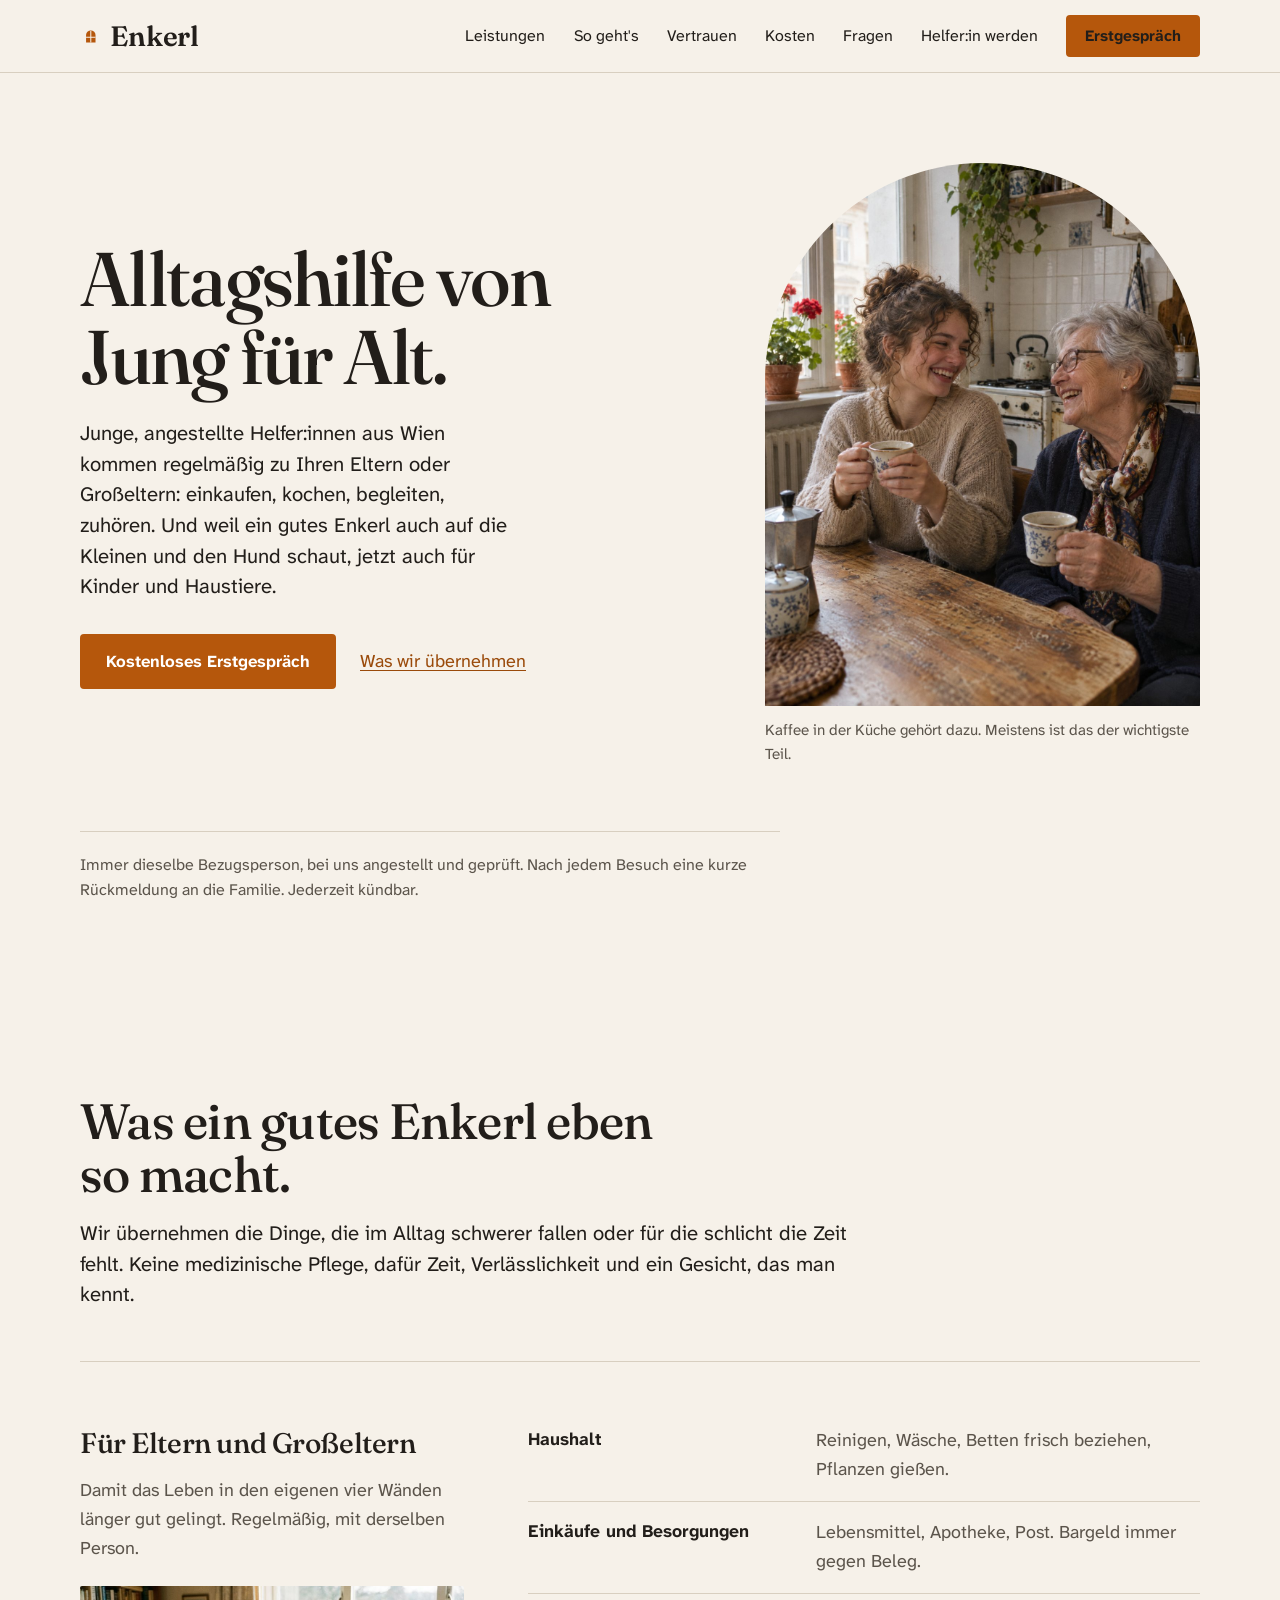
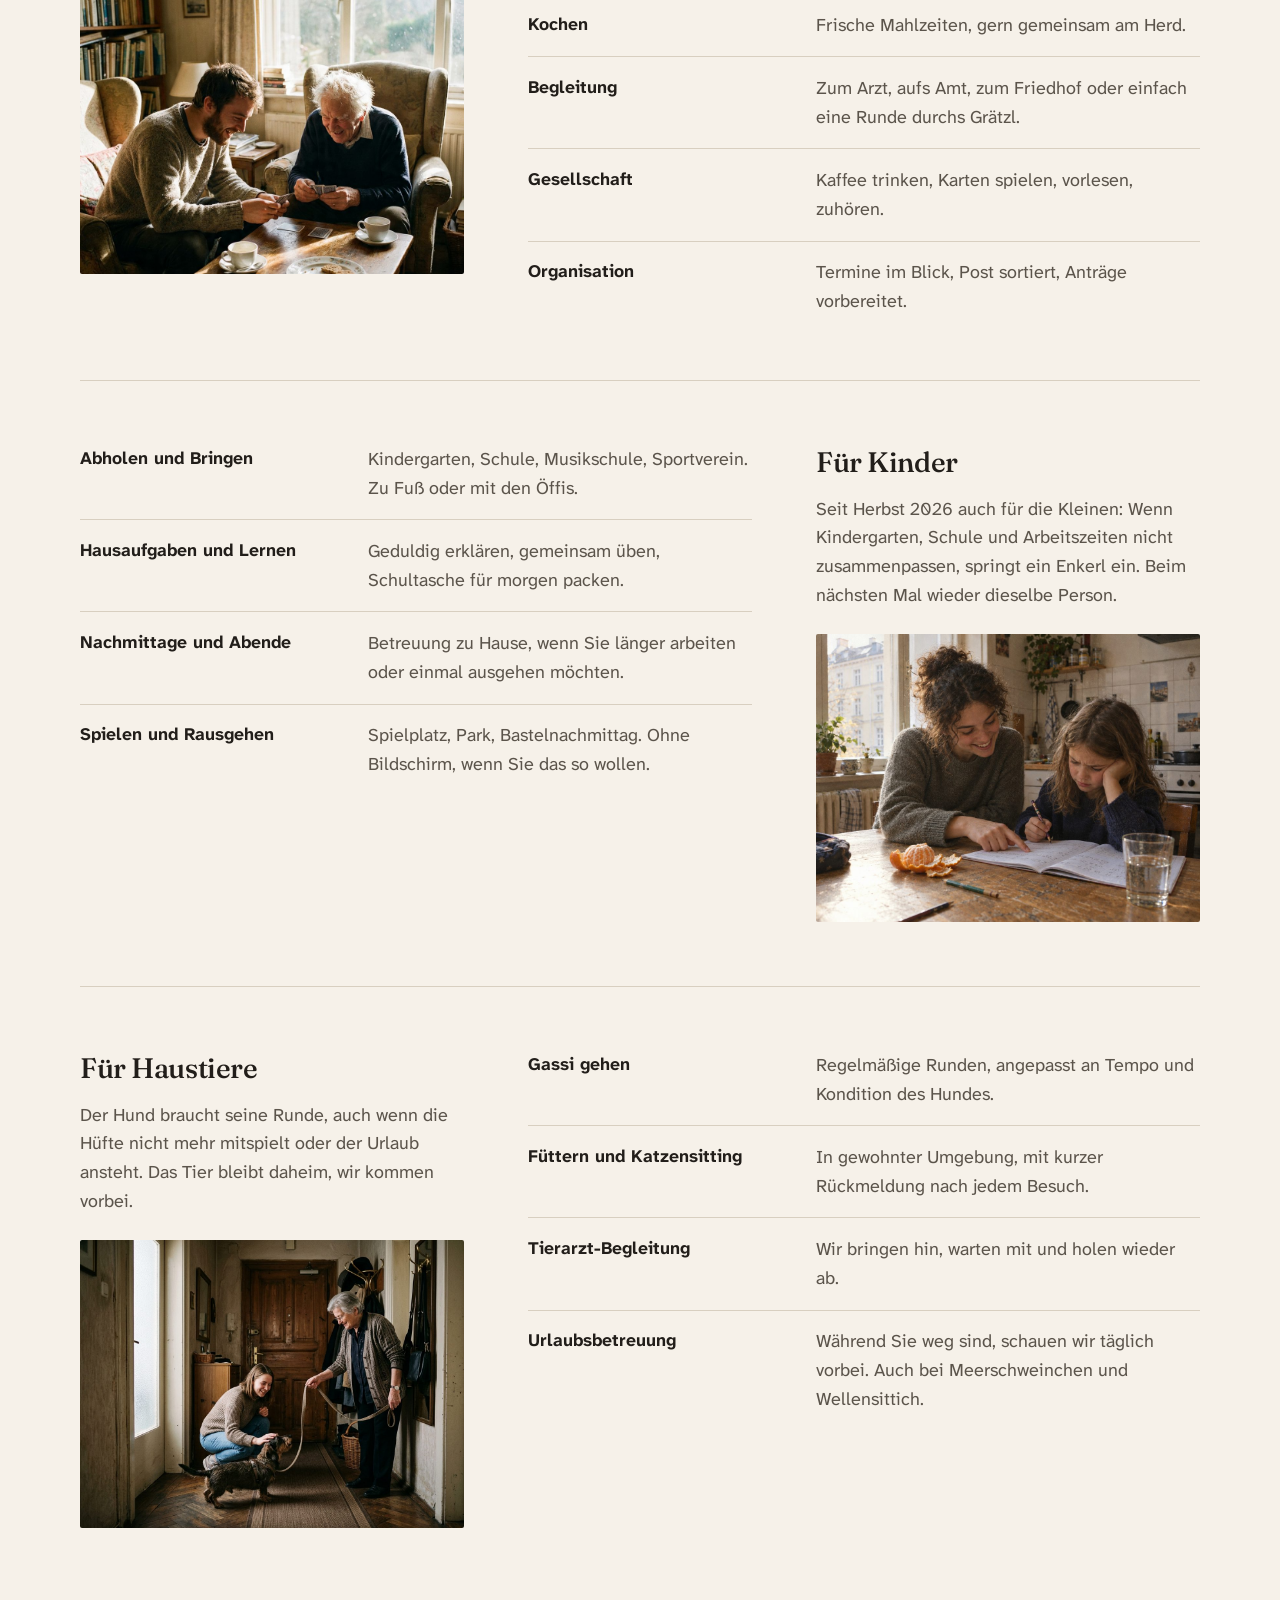
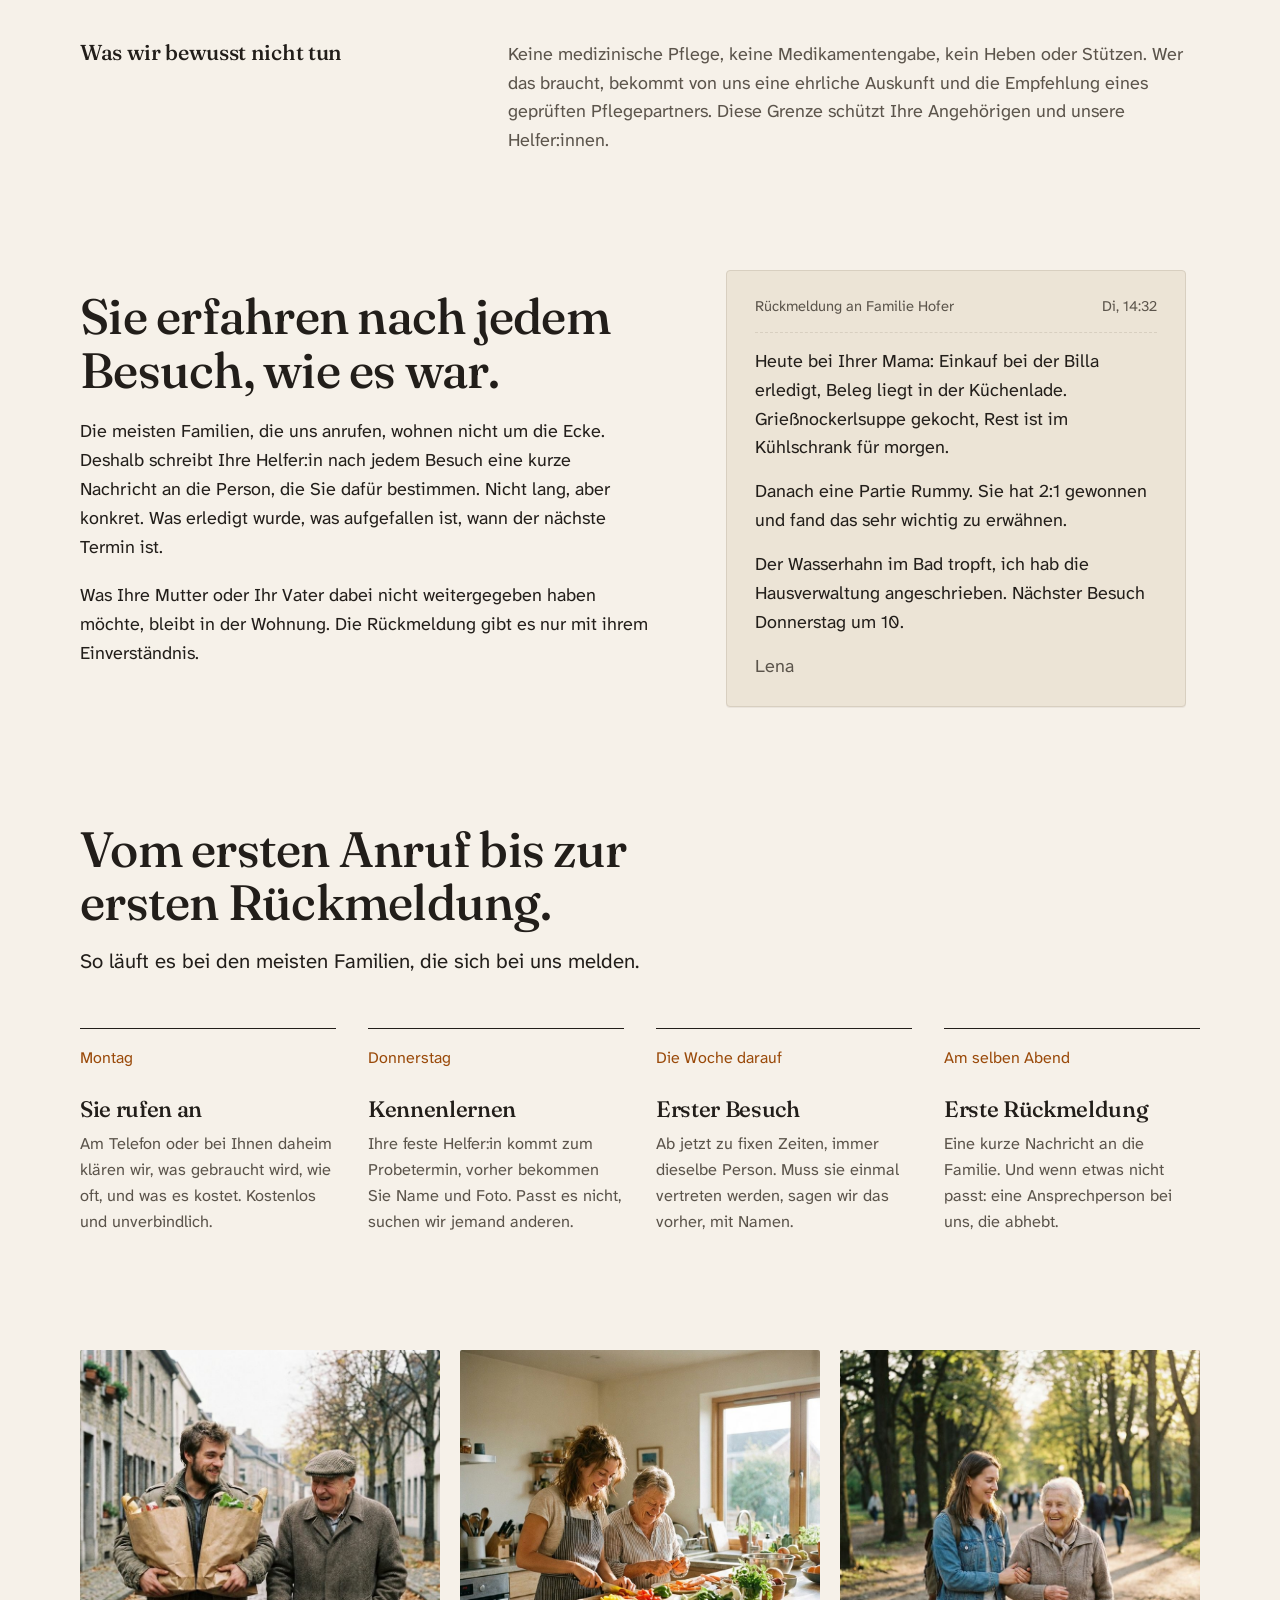
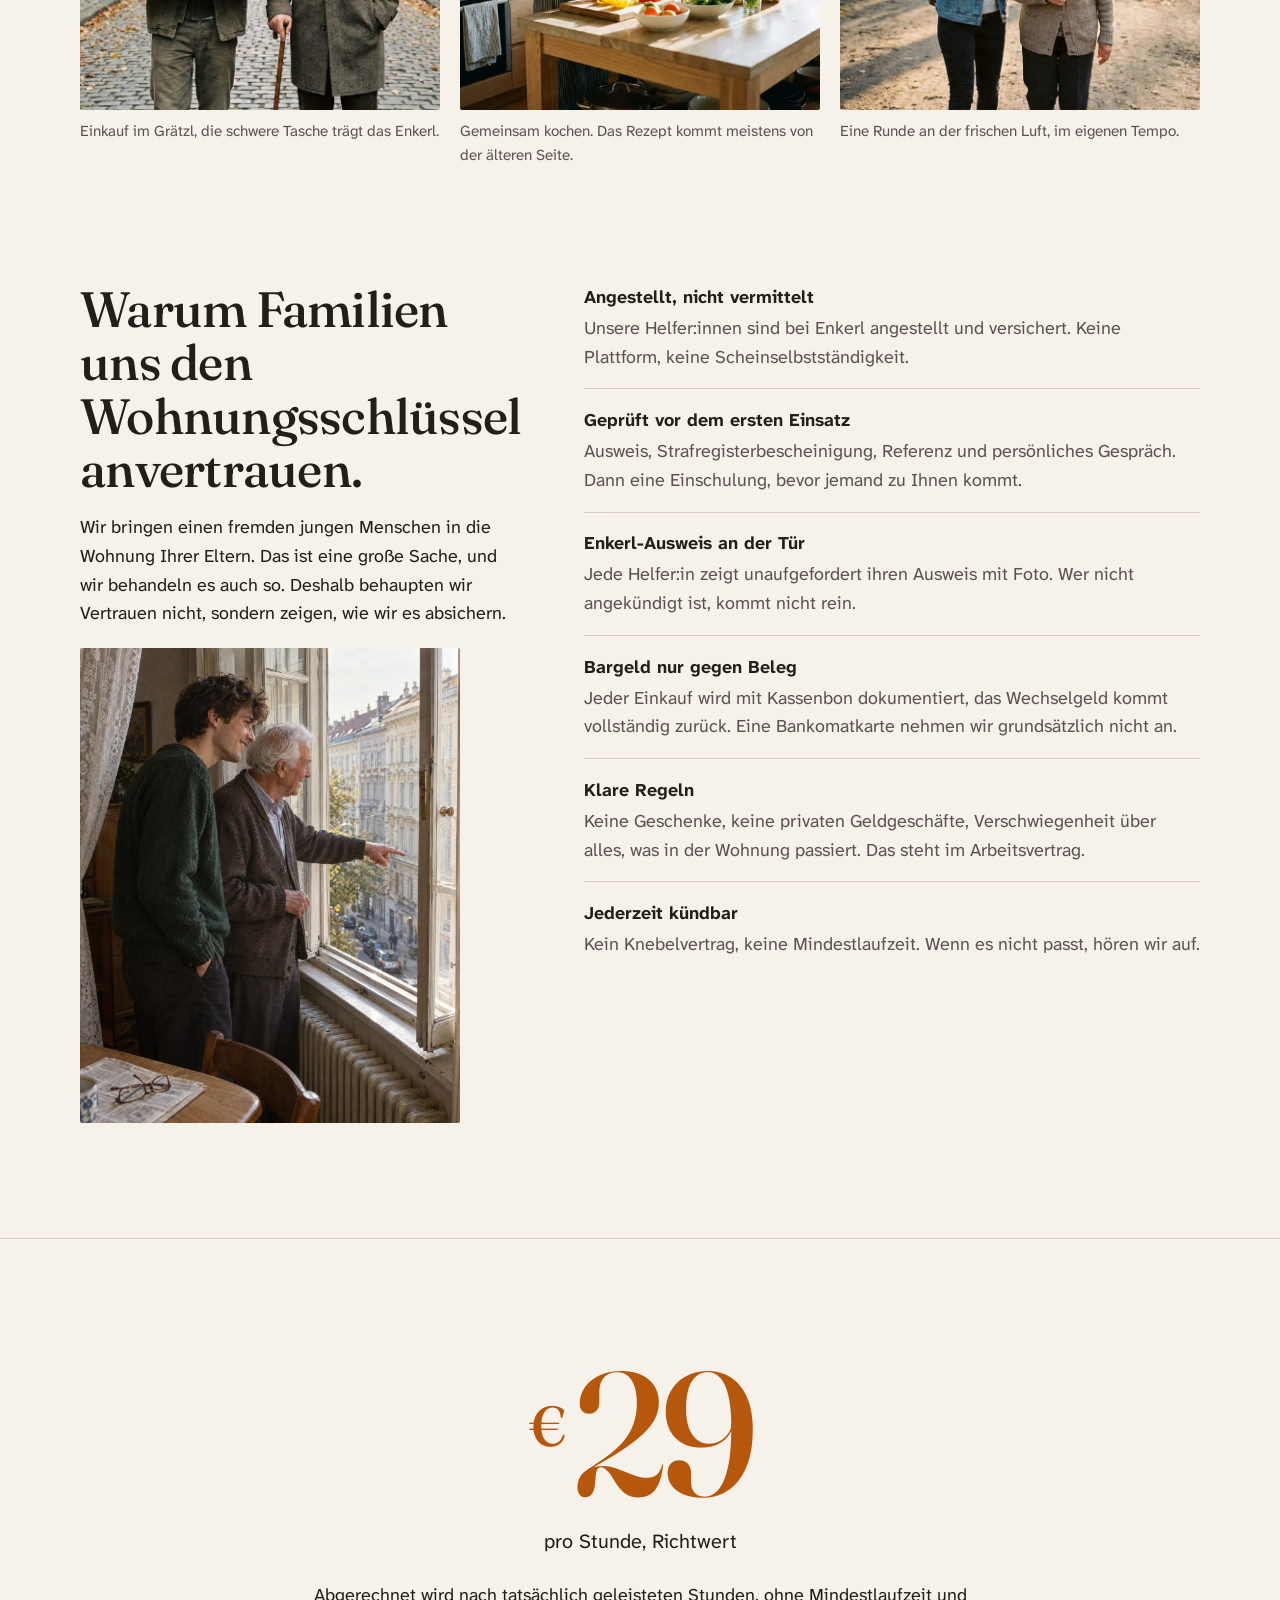
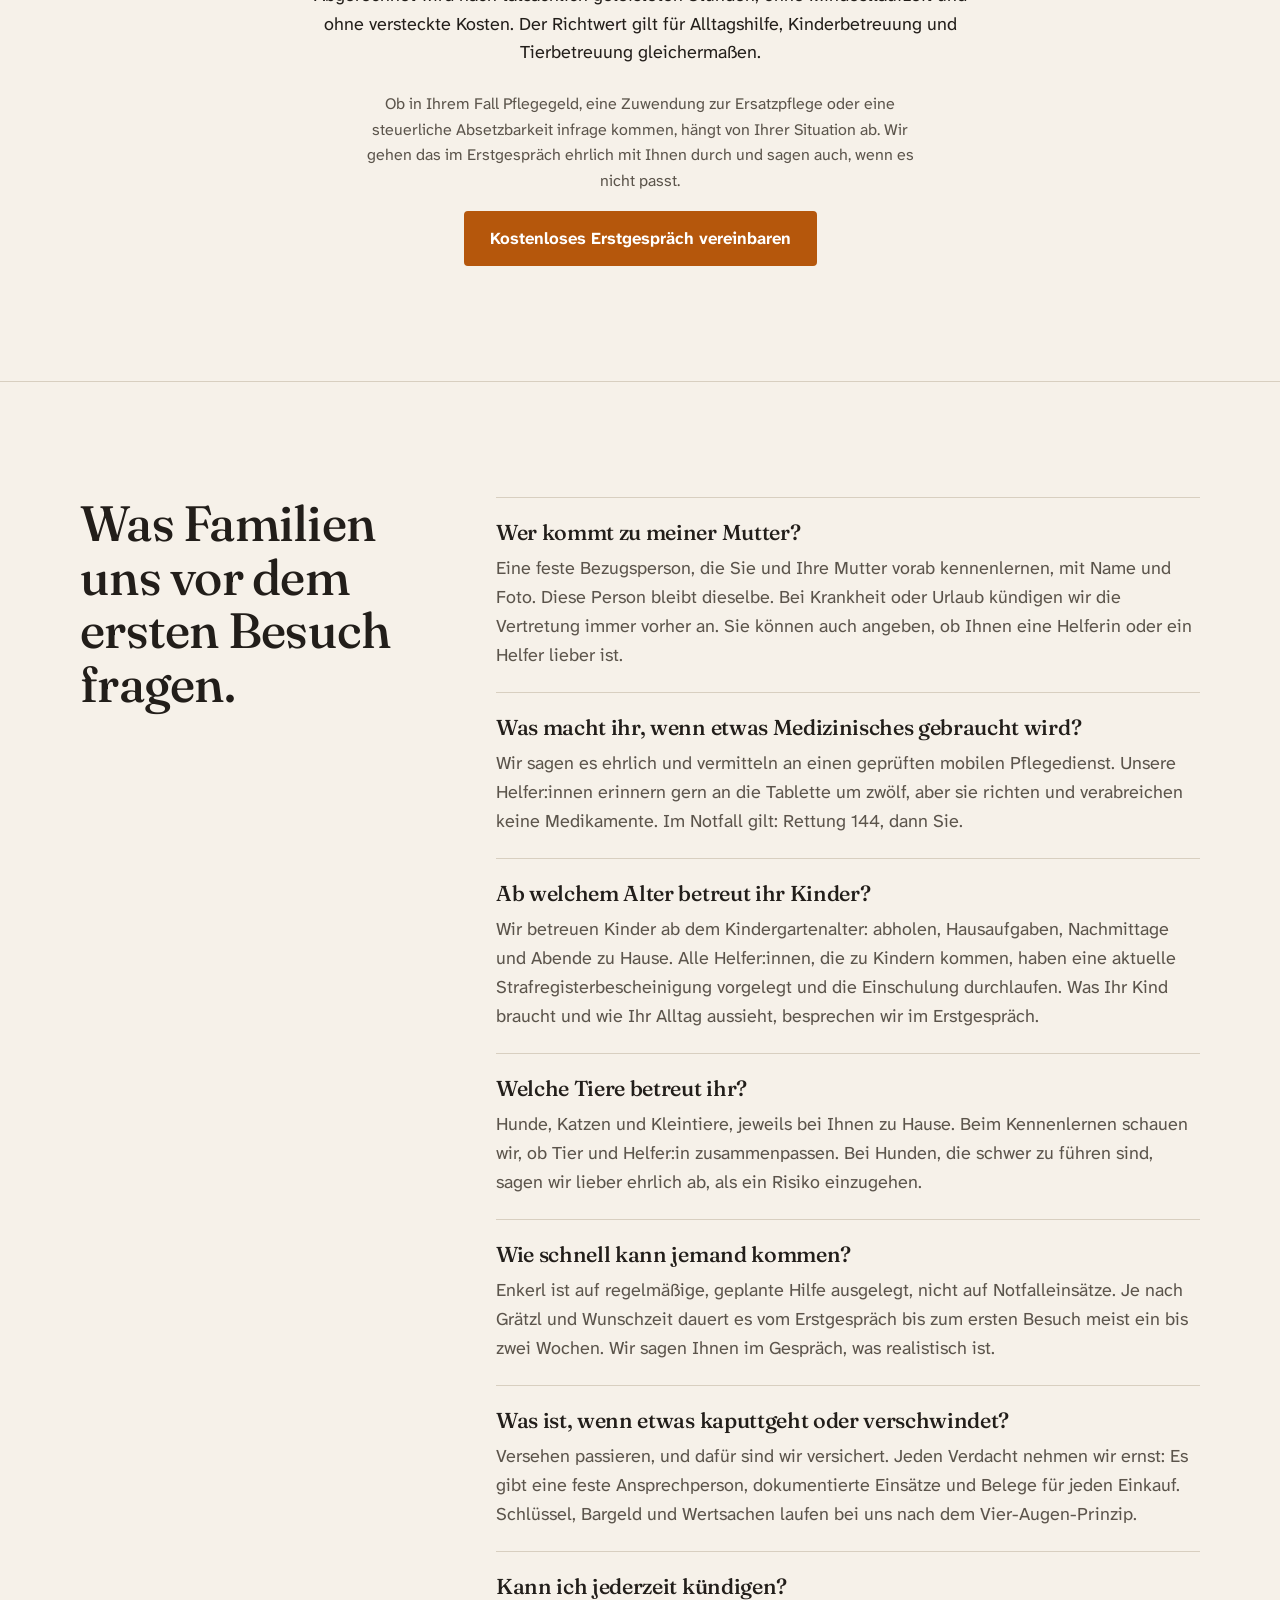
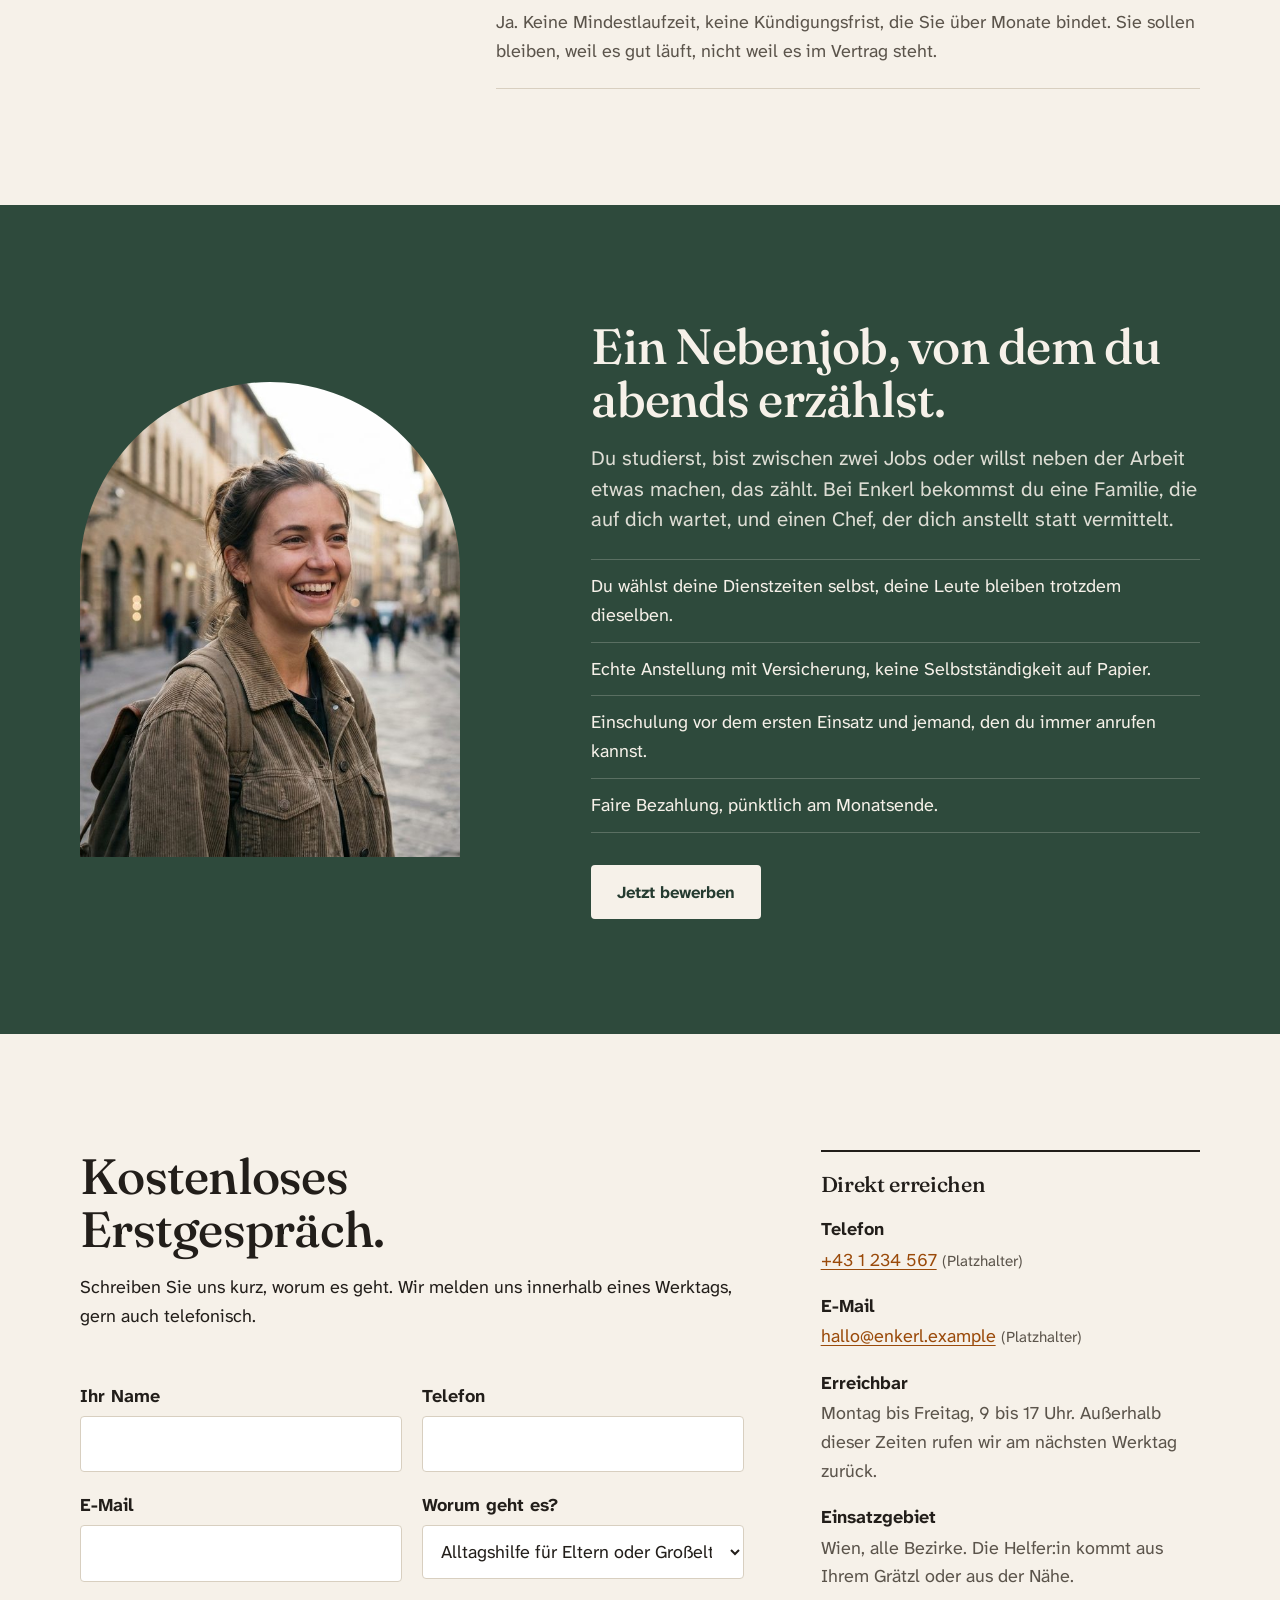
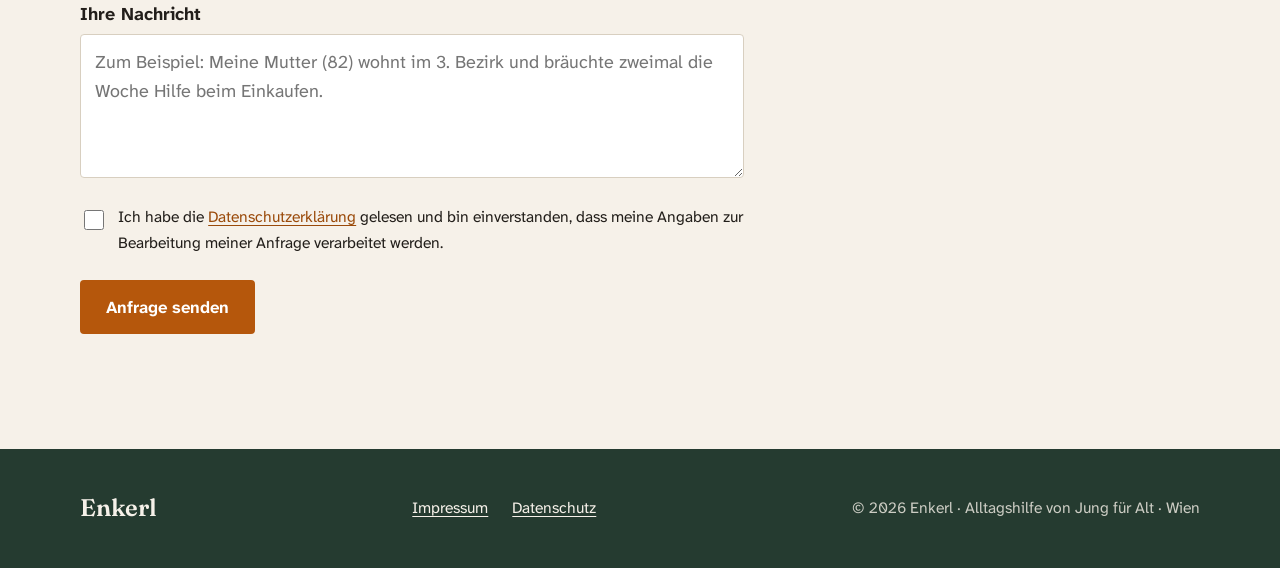
<file: index.html>
<!DOCTYPE html>
<html lang="de">
<head>
    <meta charset="utf-8" />
    <meta name="viewport" content="width=device-width, initial-scale=1" />
    <title>Enkerl – Alltagshilfe von Jung für Alt | Wien</title>
    <meta name="description" content="Enkerl: junge, angestellte und geprüfte Helfer:innen unterstützen Ihre Eltern oder Großeltern zu Hause in Wien – Einkauf, Haushalt, Kochen, Begleitung, Gesellschaft. Jetzt auch Kinderbetreuung und Tierbetreuung. Feste Bezugsperson, Rückmeldung nach jedem Besuch." />
    <meta property="og:title" content="Enkerl – Alltagshilfe von Jung für Alt" />
    <meta property="og:description" content="Junge, angestellte Helfer:innen für Eltern, Kinder und Haustiere in Wien. Feste Bezugsperson, Rückmeldung nach jedem Besuch." />
    <meta property="og:image" content="assets/img/enkerl/hero.jpg" />
    <meta property="og:type" content="website" />
    <meta property="og:locale" content="de_AT" />
    <link rel="icon" href="assets/favicon.svg" type="image/svg+xml" />
    <link rel="icon" href="assets/favicon.ico" sizes="any" />
    <link rel="preload" href="assets/fonts/fraunces-400-600-latin.woff2" as="font" type="font/woff2" crossorigin />
    <link rel="preload" href="assets/fonts/atkinson-hyperlegible-next-400-700-latin.woff2" as="font" type="font/woff2" crossorigin />
    <link href="css/fonts.css" rel="stylesheet" />
    <link href="css/enkerl.css" rel="stylesheet" />
</head>
<body>

    <header class="site-header">
        <div class="wrap">
            <a class="brand" href="#top" aria-label="Enkerl – zur Startseite">
                <svg viewBox="0 0 64 64" aria-hidden="true"><path d="M18 52V30a14 14 0 0 1 28 0v22z" fill="#B5570C"/><path d="M32 18v34M18 36h28" stroke="#F6F1E9" stroke-width="3"/></svg>
                Enkerl
            </a>
            <button class="nav-toggle" type="button" aria-expanded="false" aria-controls="nav">Menü</button>
            <nav class="nav" id="nav" aria-label="Hauptnavigation">
                <ul>
                    <li><a href="#leistungen">Leistungen</a></li>
                    <li><a href="#ablauf">So geht's</a></li>
                    <li><a href="#vertrauen">Vertrauen</a></li>
                    <li><a href="#kosten">Kosten</a></li>
                    <li><a href="#fragen">Fragen</a></li>
                    <li><a href="#helfer">Helfer:in werden</a></li>
                    <li><a class="btn" href="#kontakt">Erstgespräch</a></li>
                </ul>
            </nav>
        </div>
    </header>

    <main id="top">

        <!-- Hero -->
        <section class="hero">
            <div class="wrap hero-grid">
                <div class="hero-copy">
                    <h1>Alltagshilfe von Jung für Alt.</h1>
                    <p class="lead">Junge, angestellte Helfer:innen aus Wien kommen regelmäßig zu Ihren Eltern oder Großeltern: einkaufen, kochen, begleiten, zuhören. Und weil ein gutes Enkerl auch auf die Kleinen und den Hund schaut, jetzt auch für Kinder und Haustiere.</p>
                    <div class="hero-actions">
                        <a class="btn" href="#kontakt">Kostenloses Erstgespräch</a>
                        <a href="#leistungen">Was wir übernehmen</a>
                    </div>
                </div>
                <figure class="hero-figure">
                    <img class="arch" src="assets/img/enkerl/hero-portrait.jpg" alt="Eine junge Helferin und eine ältere Frau lachen gemeinsam am Küchentisch bei einer Tasse Kaffee" width="1200" height="1500" fetchpriority="high" />
                    <figcaption>Kaffee in der Küche gehört dazu. Meistens ist das der wichtigste Teil.</figcaption>
                </figure>
            </div>
            <div class="wrap">
                <p class="hero-facts">Immer dieselbe Bezugsperson, bei uns angestellt und geprüft. Nach jedem Besuch eine kurze Rückmeldung an die Familie. Jederzeit kündbar.</p>
            </div>
        </section>

        <!-- Leistungen -->
        <section class="section" id="leistungen">
            <div class="wrap">
                <div class="section-head">
                    <h2>Was ein gutes Enkerl eben so macht.</h2>
                    <p class="lead">Wir übernehmen die Dinge, die im Alltag schwerer fallen oder für die schlicht die Zeit fehlt. Keine medizinische Pflege, dafür Zeit, Verlässlichkeit und ein Gesicht, das man kennt.</p>
                </div>

                <div class="group">
                    <div class="group-aside">
                        <h3>Für Eltern und Großeltern</h3>
                        <p class="muted">Damit das Leben in den eigenen vier Wänden länger gut gelingt. Regelmäßig, mit derselben Person.</p>
                        <img class="photo" src="assets/img/enkerl/gesellschaft.jpg" alt="Ein junger Helfer und ein älterer Herr spielen Karten am Wohnzimmertisch" loading="lazy" width="1000" height="750" />
                    </div>
                    <ul class="menu">
                        <li><strong>Haushalt</strong><span>Reinigen, Wäsche, Betten frisch beziehen, Pflanzen gießen.</span></li>
                        <li><strong>Einkäufe und Besorgungen</strong><span>Lebensmittel, Apotheke, Post. Bargeld immer gegen Beleg.</span></li>
                        <li><strong>Kochen</strong><span>Frische Mahlzeiten, gern gemeinsam am Herd.</span></li>
                        <li><strong>Begleitung</strong><span>Zum Arzt, aufs Amt, zum Friedhof oder einfach eine Runde durchs Grätzl.</span></li>
                        <li><strong>Gesellschaft</strong><span>Kaffee trinken, Karten spielen, vorlesen, zuhören.</span></li>
                        <li><strong>Organisation</strong><span>Termine im Blick, Post sortiert, Anträge vorbereitet.</span></li>
                    </ul>
                </div>

                <div class="group is-flipped">
                    <div class="group-aside">
                        <h3>Für Kinder</h3>
                        <p class="muted">Seit Herbst 2026 auch für die Kleinen: Wenn Kindergarten, Schule und Arbeitszeiten nicht zusammenpassen, springt ein Enkerl ein. Beim nächsten Mal wieder dieselbe Person.</p>
                        <img class="photo" src="assets/img/enkerl/kinder.jpg" alt="Eine junge Helferin hilft einem Mädchen am Küchentisch bei den Hausaufgaben" loading="lazy" width="1168" height="880" />
                    </div>
                    <ul class="menu">
                        <li><strong>Abholen und Bringen</strong><span>Kindergarten, Schule, Musikschule, Sportverein. Zu Fuß oder mit den Öffis.</span></li>
                        <li><strong>Hausaufgaben und Lernen</strong><span>Geduldig erklären, gemeinsam üben, Schultasche für morgen packen.</span></li>
                        <li><strong>Nachmittage und Abende</strong><span>Betreuung zu Hause, wenn Sie länger arbeiten oder einmal ausgehen möchten.</span></li>
                        <li><strong>Spielen und Rausgehen</strong><span>Spielplatz, Park, Bastelnachmittag. Ohne Bildschirm, wenn Sie das so wollen.</span></li>
                    </ul>
                </div>

                <div class="group">
                    <div class="group-aside">
                        <h3>Für Haustiere</h3>
                        <p class="muted">Der Hund braucht seine Runde, auch wenn die Hüfte nicht mehr mitspielt oder der Urlaub ansteht. Das Tier bleibt daheim, wir kommen vorbei.</p>
                        <img class="photo" src="assets/img/enkerl/tiere.jpg" alt="Eine ältere Dame übergibt im Vorzimmer einer jungen Helferin die Leine ihres Dackels" loading="lazy" width="1200" height="896" />
                    </div>
                    <ul class="menu">
                        <li><strong>Gassi gehen</strong><span>Regelmäßige Runden, angepasst an Tempo und Kondition des Hundes.</span></li>
                        <li><strong>Füttern und Katzensitting</strong><span>In gewohnter Umgebung, mit kurzer Rückmeldung nach jedem Besuch.</span></li>
                        <li><strong>Tierarzt-Begleitung</strong><span>Wir bringen hin, warten mit und holen wieder ab.</span></li>
                        <li><strong>Urlaubsbetreuung</strong><span>Während Sie weg sind, schauen wir täglich vorbei. Auch bei Meerschweinchen und Wellensittich.</span></li>
                    </ul>
                </div>

                <div class="not-list">
                    <h3>Was wir bewusst nicht tun</h3>
                    <p class="muted">Keine medizinische Pflege, keine Medikamentengabe, kein Heben oder Stützen. Wer das braucht, bekommt von uns eine ehrliche Auskunft und die Empfehlung eines geprüften Pflegepartners. Diese Grenze schützt Ihre Angehörigen und unsere Helfer:innen.</p>
                </div>
            </div>
        </section>

        <!-- Rückmeldung -->
        <section class="section update" id="rueckmeldung">
            <div class="wrap">
                <div>
                    <h2>Sie erfahren nach jedem Besuch, wie es war.</h2>
                    <p>Die meisten Familien, die uns anrufen, wohnen nicht um die Ecke. Deshalb schreibt Ihre Helfer:in nach jedem Besuch eine kurze Nachricht an die Person, die Sie dafür bestimmen. Nicht lang, aber konkret. Was erledigt wurde, was aufgefallen ist, wann der nächste Termin ist.</p>
                    <p>Was Ihre Mutter oder Ihr Vater dabei nicht weitergegeben haben möchte, bleibt in der Wohnung. Die Rückmeldung gibt es nur mit ihrem Einverständnis.</p>
                </div>
                <aside class="zettel" aria-label="Beispiel einer Rückmeldung">
                    <div class="zettel-head"><span>Rückmeldung an Familie Hofer</span><span>Di, 14:32</span></div>
                    <p>Heute bei Ihrer Mama: Einkauf bei der Billa erledigt, Beleg liegt in der Küchenlade. Grießnockerlsuppe gekocht, Rest ist im Kühlschrank für morgen.</p>
                    <p>Danach eine Partie Rummy. Sie hat 2:1 gewonnen und fand das sehr wichtig zu erwähnen.</p>
                    <p>Der Wasserhahn im Bad tropft, ich hab die Hausverwaltung angeschrieben. Nächster Besuch Donnerstag um 10.</p>
                    <p class="sig">Lena</p>
                </aside>
            </div>
        </section>

        <!-- Ablauf -->
        <section class="section" id="ablauf">
            <div class="wrap">
                <div class="section-head">
                    <h2>Vom ersten Anruf bis zur ersten Rückmeldung.</h2>
                    <p class="lead">So läuft es bei den meisten Familien, die sich bei uns melden.</p>
                </div>
                <ol class="steps">
                    <li>
                        <span class="when">Montag</span>
                        <h3>Sie rufen an</h3>
                        <p>Am Telefon oder bei Ihnen daheim klären wir, was gebraucht wird, wie oft, und was es kostet. Kostenlos und unverbindlich.</p>
                    </li>
                    <li>
                        <span class="when">Donnerstag</span>
                        <h3>Kennenlernen</h3>
                        <p>Ihre feste Helfer:in kommt zum Probetermin, vorher bekommen Sie Name und Foto. Passt es nicht, suchen wir jemand anderen.</p>
                    </li>
                    <li>
                        <span class="when">Die Woche darauf</span>
                        <h3>Erster Besuch</h3>
                        <p>Ab jetzt zu fixen Zeiten, immer dieselbe Person. Muss sie einmal vertreten werden, sagen wir das vorher, mit Namen.</p>
                    </li>
                    <li>
                        <span class="when">Am selben Abend</span>
                        <h3>Erste Rückmeldung</h3>
                        <p>Eine kurze Nachricht an die Familie. Und wenn etwas nicht passt: eine Ansprechperson bei uns, die abhebt.</p>
                    </li>
                </ol>
            </div>
        </section>

        <!-- Momente -->
        <section class="section" id="alltag">
            <div class="wrap">
                <div class="strip">
                    <figure>
                        <img class="photo" src="assets/img/enkerl/einkauf.jpg" alt="Ein junger Helfer trägt die Einkaufstasche, daneben ein älterer Herr auf der Straße" loading="lazy" width="1000" height="746" />
                        <figcaption>Einkauf im Grätzl, die schwere Tasche trägt das Enkerl.</figcaption>
                    </figure>
                    <figure>
                        <img class="photo" src="assets/img/enkerl/kochen.jpg" alt="Junge Helferin und ältere Frau schneiden gemeinsam Gemüse in der Küche" loading="lazy" width="1000" height="1000" />
                        <figcaption>Gemeinsam kochen. Das Rezept kommt meistens von der älteren Seite.</figcaption>
                    </figure>
                    <figure>
                        <img class="photo" src="assets/img/enkerl/spaziergang.jpg" alt="Junge Helferin und ältere Dame beim Spaziergang unter Bäumen" loading="lazy" width="1000" height="746" />
                        <figcaption>Eine Runde an der frischen Luft, im eigenen Tempo.</figcaption>
                    </figure>
                </div>
            </div>
        </section>

        <!-- Vertrauen -->
        <section class="section trust" id="vertrauen">
            <div class="wrap">
                <div>
                    <h2>Warum Familien uns den Wohnungsschlüssel anvertrauen.</h2>
                    <p>Wir bringen einen fremden jungen Menschen in die Wohnung Ihrer Eltern. Das ist eine große Sache, und wir behandeln es auch so. Deshalb behaupten wir Vertrauen nicht, sondern zeigen, wie wir es absichern.</p>
                    <figure class="trust-figure">
                        <img class="photo" src="assets/img/enkerl/fenster.jpg" alt="Ein junger Helfer und ein älterer Herr stehen am offenen Altbaufenster und schauen auf die Straße" loading="lazy" width="1200" height="1500" />
                    </figure>
                </div>
                <ul class="checks">
                    <li><strong>Angestellt, nicht vermittelt</strong><span>Unsere Helfer:innen sind bei Enkerl angestellt und versichert. Keine Plattform, keine Scheinselbstständigkeit.</span></li>
                    <li><strong>Geprüft vor dem ersten Einsatz</strong><span>Ausweis, Strafregisterbescheinigung, Referenz und persönliches Gespräch. Dann eine Einschulung, bevor jemand zu Ihnen kommt.</span></li>
                    <li><strong>Enkerl-Ausweis an der Tür</strong><span>Jede Helfer:in zeigt unaufgefordert ihren Ausweis mit Foto. Wer nicht angekündigt ist, kommt nicht rein.</span></li>
                    <li><strong>Bargeld nur gegen Beleg</strong><span>Jeder Einkauf wird mit Kassenbon dokumentiert, das Wechselgeld kommt vollständig zurück. Eine Bankomatkarte nehmen wir grundsätzlich nicht an.</span></li>
                    <li><strong>Klare Regeln</strong><span>Keine Geschenke, keine privaten Geldgeschäfte, Verschwiegenheit über alles, was in der Wohnung passiert. Das steht im Arbeitsvertrag.</span></li>
                    <li><strong>Jederzeit kündbar</strong><span>Kein Knebelvertrag, keine Mindestlaufzeit. Wenn es nicht passt, hören wir auf.</span></li>
                </ul>
            </div>
        </section>

        <!-- Kosten -->
        <section class="price" id="kosten">
            <div class="wrap">
                <span class="amount"><sup>€</sup>29</span>
                <span class="unit">pro Stunde, Richtwert</span>
                <p>Abgerechnet wird nach tatsächlich geleisteten Stunden, ohne Mindestlaufzeit und ohne versteckte Kosten. Der Richtwert gilt für Alltagshilfe, Kinderbetreuung und Tierbetreuung gleichermaßen.</p>
                <p class="fine">Ob in Ihrem Fall Pflegegeld, eine Zuwendung zur Ersatzpflege oder eine steuerliche Absetzbarkeit infrage kommen, hängt von Ihrer Situation ab. Wir gehen das im Erstgespräch ehrlich mit Ihnen durch und sagen auch, wenn es nicht passt.</p>
                <a class="btn" href="#kontakt">Kostenloses Erstgespräch vereinbaren</a>
            </div>
        </section>

        <!-- Fragen -->
        <section class="section faq" id="fragen">
            <div class="wrap">
                <div class="section-head">
                    <h2>Was Familien uns vor dem ersten Besuch fragen.</h2>
                </div>
                <div class="qa-list">
                    <div class="qa"><h3>Wer kommt zu meiner Mutter?</h3><p>Eine feste Bezugsperson, die Sie und Ihre Mutter vorab kennenlernen, mit Name und Foto. Diese Person bleibt dieselbe. Bei Krankheit oder Urlaub kündigen wir die Vertretung immer vorher an. Sie können auch angeben, ob Ihnen eine Helferin oder ein Helfer lieber ist.</p></div>
                    <div class="qa"><h3>Was macht ihr, wenn etwas Medizinisches gebraucht wird?</h3><p>Wir sagen es ehrlich und vermitteln an einen geprüften mobilen Pflegedienst. Unsere Helfer:innen erinnern gern an die Tablette um zwölf, aber sie richten und verabreichen keine Medikamente. Im Notfall gilt: Rettung 144, dann Sie.</p></div>
                    <div class="qa"><h3>Ab welchem Alter betreut ihr Kinder?</h3><p>Wir betreuen Kinder ab dem Kindergartenalter: abholen, Hausaufgaben, Nachmittage und Abende zu Hause. Alle Helfer:innen, die zu Kindern kommen, haben eine aktuelle Strafregisterbescheinigung vorgelegt und die Einschulung durchlaufen. Was Ihr Kind braucht und wie Ihr Alltag aussieht, besprechen wir im Erstgespräch.</p></div>
                    <div class="qa"><h3>Welche Tiere betreut ihr?</h3><p>Hunde, Katzen und Kleintiere, jeweils bei Ihnen zu Hause. Beim Kennenlernen schauen wir, ob Tier und Helfer:in zusammenpassen. Bei Hunden, die schwer zu führen sind, sagen wir lieber ehrlich ab, als ein Risiko einzugehen.</p></div>
                    <div class="qa"><h3>Wie schnell kann jemand kommen?</h3><p>Enkerl ist auf regelmäßige, geplante Hilfe ausgelegt, nicht auf Notfalleinsätze. Je nach Grätzl und Wunschzeit dauert es vom Erstgespräch bis zum ersten Besuch meist ein bis zwei Wochen. Wir sagen Ihnen im Gespräch, was realistisch ist.</p></div>
                    <div class="qa"><h3>Was ist, wenn etwas kaputtgeht oder verschwindet?</h3><p>Versehen passieren, und dafür sind wir versichert. Jeden Verdacht nehmen wir ernst: Es gibt eine feste Ansprechperson, dokumentierte Einsätze und Belege für jeden Einkauf. Schlüssel, Bargeld und Wertsachen laufen bei uns nach dem Vier-Augen-Prinzip.</p></div>
                    <div class="qa"><h3>Kann ich jederzeit kündigen?</h3><p>Ja. Keine Mindestlaufzeit, keine Kündigungsfrist, die Sie über Monate bindet. Sie sollen bleiben, weil es gut läuft, nicht weil es im Vertrag steht.</p></div>
                </div>
            </div>
        </section>

        <!-- Helfer:innen -->
        <section class="recruit" id="helfer">
            <div class="wrap">
                <img class="arch" src="assets/img/enkerl/helfer.jpg" alt="Eine junge Frau mit Rucksack lacht auf einer Straße in der Stadt" loading="lazy" width="1000" height="1250" />
                <div>
                    <h2>Ein Nebenjob, von dem du abends erzählst.</h2>
                    <p class="lead">Du studierst, bist zwischen zwei Jobs oder willst neben der Arbeit etwas machen, das zählt. Bei Enkerl bekommst du eine Familie, die auf dich wartet, und einen Chef, der dich anstellt statt vermittelt.</p>
                    <ul class="perks">
                        <li>Du wählst deine Dienstzeiten selbst, deine Leute bleiben trotzdem dieselben.</li>
                        <li>Echte Anstellung mit Versicherung, keine Selbstständigkeit auf Papier.</li>
                        <li>Einschulung vor dem ersten Einsatz und jemand, den du immer anrufen kannst.</li>
                        <li>Faire Bezahlung, pünktlich am Monatsende.</li>
                    </ul>
                    <a class="btn btn-light" href="#kontakt" data-anliegen="helfer">Jetzt bewerben</a>
                </div>
            </div>
        </section>

        <!-- Kontakt -->
        <section class="section contact" id="kontakt">
            <div class="wrap">
                <div>
                    <div class="section-head">
                        <h2>Kostenloses Erstgespräch.</h2>
                        <p>Schreiben Sie uns kurz, worum es geht. Wir melden uns innerhalb eines Werktags, gern auch telefonisch.</p>
                    </div>
                    <div class="form-success" id="form-success" hidden>
                        <p><strong>Danke, Ihre Nachricht ist angekommen.</strong> Wir melden uns innerhalb eines Werktags bei Ihnen.</p>
                    </div>
                    <form name="kontakt" method="POST" action="/danke" data-netlify="true" netlify-honeypot="bot-field" id="kontaktformular">
                        <input type="hidden" name="form-name" value="kontakt" />
                        <p hidden><label>Bitte nicht ausfüllen: <input name="bot-field" /></label></p>
                        <div class="field-row">
                            <div class="field">
                                <label for="name">Ihr Name</label>
                                <input id="name" name="name" type="text" autocomplete="name" required />
                            </div>
                            <div class="field">
                                <label for="telefon">Telefon</label>
                                <input id="telefon" name="telefon" type="tel" autocomplete="tel" />
                            </div>
                        </div>
                        <div class="field-row">
                            <div class="field">
                                <label for="email">E-Mail</label>
                                <input id="email" name="email" type="email" autocomplete="email" required />
                            </div>
                            <div class="field">
                                <label for="anliegen">Worum geht es?</label>
                                <select id="anliegen" name="anliegen">
                                    <option value="alltagshilfe">Alltagshilfe für Eltern oder Großeltern</option>
                                    <option value="kinder">Kinderbetreuung</option>
                                    <option value="tiere">Tierbetreuung</option>
                                    <option value="helfer">Ich möchte Helfer:in werden</option>
                                    <option value="sonstiges">Etwas anderes</option>
                                </select>
                            </div>
                        </div>
                        <div class="field">
                            <label for="nachricht">Ihre Nachricht</label>
                            <textarea id="nachricht" name="nachricht" required placeholder="Zum Beispiel: Meine Mutter (82) wohnt im 3. Bezirk und bräuchte zweimal die Woche Hilfe beim Einkaufen."></textarea>
                        </div>
                        <label class="consent">
                            <input type="checkbox" name="dsgvo" required />
                            <span>Ich habe die <a href="datenschutz.html">Datenschutzerklärung</a> gelesen und bin einverstanden, dass meine Angaben zur Bearbeitung meiner Anfrage verarbeitet werden.</span>
                        </label>
                        <button class="btn" type="submit">Anfrage senden</button>
                    </form>
                </div>
                <aside class="contact-aside">
                    <h3>Direkt erreichen</h3>
                    <dl>
                        <dt>Telefon</dt>
                        <dd><a href="tel:+431234567">+43 1 234 567</a> <span class="small">(Platzhalter)</span></dd>
                        <dt>E-Mail</dt>
                        <dd><a href="mailto:hallo@enkerl.example">hallo@enkerl.example</a> <span class="small">(Platzhalter)</span></dd>
                        <dt>Erreichbar</dt>
                        <dd>Montag bis Freitag, 9 bis 17 Uhr. Außerhalb dieser Zeiten rufen wir am nächsten Werktag zurück.</dd>
                        <dt>Einsatzgebiet</dt>
                        <dd>Wien, alle Bezirke. Die Helfer:in kommt aus Ihrem Grätzl oder aus der Nähe.</dd>
                    </dl>
                </aside>
            </div>
        </section>

    </main>

    <footer class="site-footer">
        <div class="wrap">
            <a class="brand" href="#top">Enkerl</a>
            <ul>
                <li><a href="impressum.html">Impressum</a></li>
                <li><a href="datenschutz.html">Datenschutz</a></li>
            </ul>
            <span>© 2026 Enkerl · Alltagshilfe von Jung für Alt · Wien</span>
        </div>
    </footer>

    <script src="js/enkerl.js"></script>
</body>
</html>
</file>
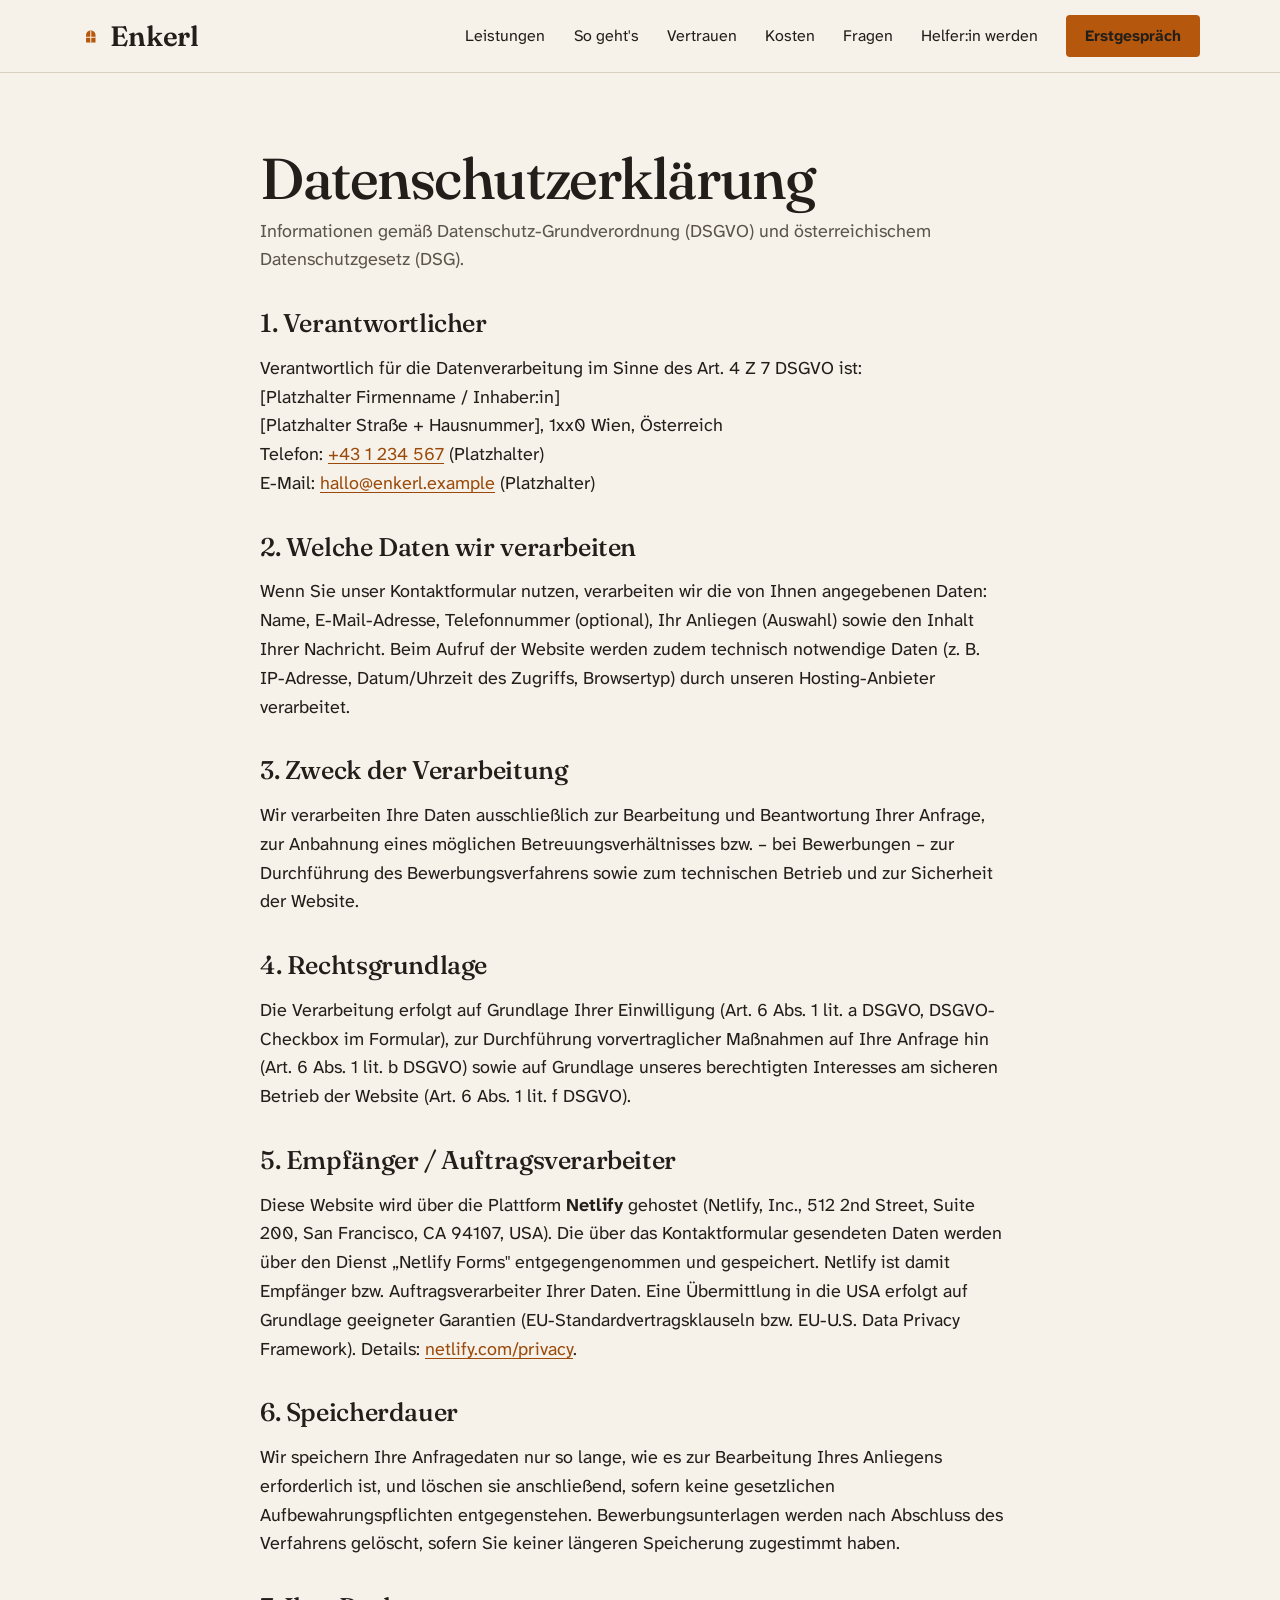
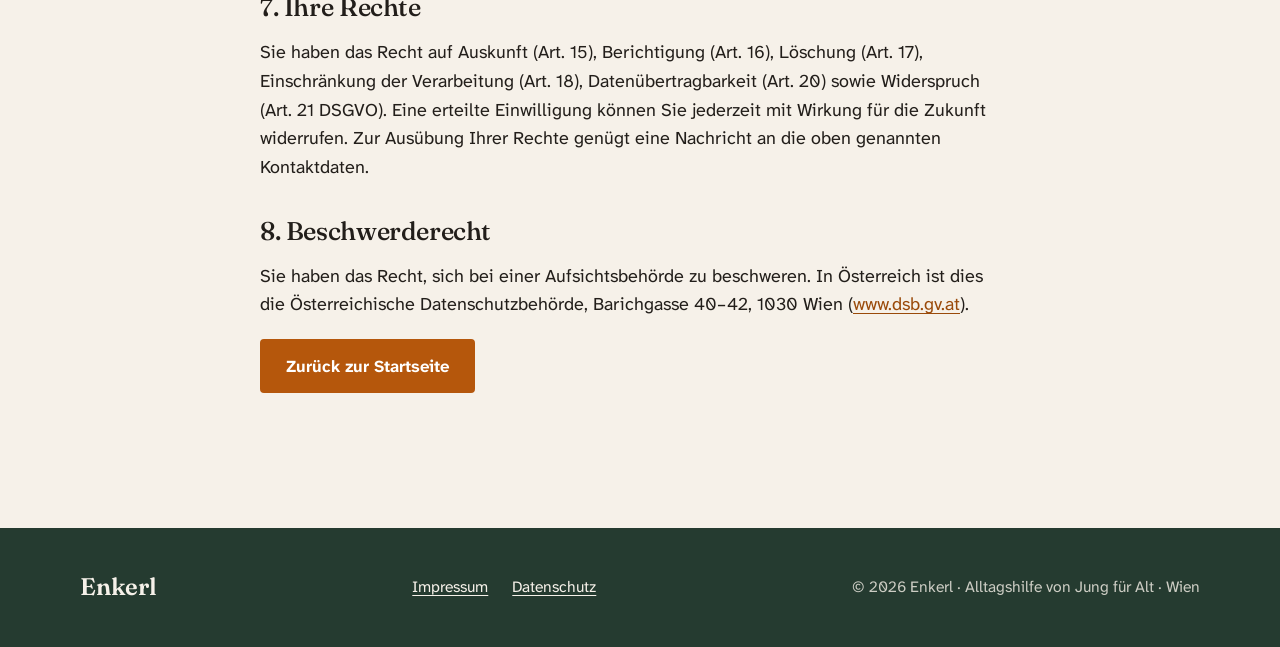
<file: datenschutz.html>
<!DOCTYPE html>
<html lang="de">
<head>
    <meta charset="utf-8" />
    <meta name="viewport" content="width=device-width, initial-scale=1" />
    <meta name="robots" content="noindex" />
    <title>Datenschutzerklärung | Enkerl</title>
    <meta name="description" content="Datenschutzerklärung – Enkerl, Alltagshilfe von Jung für Alt, Wien." />
    <link rel="icon" href="assets/favicon.svg" type="image/svg+xml" />
    <link rel="icon" href="assets/favicon.ico" sizes="any" />
    <link href="css/fonts.css" rel="stylesheet" />
    <link href="css/enkerl.css" rel="stylesheet" />
</head>
<body>

    <header class="site-header">
        <div class="wrap">
            <a class="brand" href="index.html" aria-label="Enkerl – zur Startseite">
                <svg viewBox="0 0 64 64" aria-hidden="true"><path d="M18 52V30a14 14 0 0 1 28 0v22z" fill="#B5570C"/><path d="M32 18v34M18 36h28" stroke="#F6F1E9" stroke-width="3"/></svg>
                Enkerl
            </a>
            <button class="nav-toggle" type="button" aria-expanded="false" aria-controls="nav">Menü</button>
            <nav class="nav" id="nav" aria-label="Hauptnavigation">
                <ul>
                    <li><a href="index.html#leistungen">Leistungen</a></li>
                    <li><a href="index.html#ablauf">So geht's</a></li>
                    <li><a href="index.html#vertrauen">Vertrauen</a></li>
                    <li><a href="index.html#kosten">Kosten</a></li>
                    <li><a href="index.html#fragen">Fragen</a></li>
                    <li><a href="index.html#helfer">Helfer:in werden</a></li>
                    <li><a class="btn" href="index.html#kontakt">Erstgespräch</a></li>
                </ul>
            </nav>
        </div>
    </header>

    <main class="legal">
        <div class="wrap">
            <h1>Datenschutzerklärung</h1>
            <p class="intro">Informationen gemäß Datenschutz-Grundverordnung (DSGVO) und österreichischem Datenschutzgesetz (DSG).</p>

            <h2>1. Verantwortlicher</h2>
            <p>
                Verantwortlich für die Datenverarbeitung im Sinne des Art. 4 Z 7 DSGVO ist:<br />
                [Platzhalter Firmenname / Inhaber:in]<br />
                [Platzhalter Straße + Hausnummer], 1xx0 Wien, Österreich<br />
                Telefon: <a href="tel:+431234567">+43 1 234 567</a> (Platzhalter)<br />
                E-Mail: <a href="mailto:hallo@enkerl.example">hallo@enkerl.example</a> (Platzhalter)
            </p>

            <h2>2. Welche Daten wir verarbeiten</h2>
            <p>
                Wenn Sie unser Kontaktformular nutzen, verarbeiten wir die von Ihnen angegebenen Daten:
                Name, E-Mail-Adresse, Telefonnummer (optional), Ihr Anliegen (Auswahl) sowie den Inhalt Ihrer Nachricht. Beim
                Aufruf der Website werden zudem technisch notwendige Daten (z. B. IP-Adresse, Datum/Uhrzeit
                des Zugriffs, Browsertyp) durch unseren Hosting-Anbieter verarbeitet.
            </p>

            <h2>3. Zweck der Verarbeitung</h2>
            <p>
                Wir verarbeiten Ihre Daten ausschließlich zur Bearbeitung und Beantwortung Ihrer Anfrage,
                zur Anbahnung eines möglichen Betreuungsverhältnisses bzw. – bei Bewerbungen – zur
                Durchführung des Bewerbungsverfahrens sowie zum technischen Betrieb und zur Sicherheit
                der Website.
            </p>

            <h2>4. Rechtsgrundlage</h2>
            <p>
                Die Verarbeitung erfolgt auf Grundlage Ihrer Einwilligung (Art. 6 Abs. 1 lit. a DSGVO,
                DSGVO-Checkbox im Formular), zur Durchführung vorvertraglicher Maßnahmen auf Ihre Anfrage
                hin (Art. 6 Abs. 1 lit. b DSGVO) sowie auf Grundlage unseres berechtigten Interesses am
                sicheren Betrieb der Website (Art. 6 Abs. 1 lit. f DSGVO).
            </p>

            <h2>5. Empfänger / Auftragsverarbeiter</h2>
            <p>
                Diese Website wird über die Plattform <strong>Netlify</strong> gehostet (Netlify, Inc.,
                512 2nd Street, Suite 200, San Francisco, CA 94107, USA). Die über das Kontaktformular
                gesendeten Daten werden über den Dienst „Netlify Forms" entgegengenommen und gespeichert.
                Netlify ist damit Empfänger bzw. Auftragsverarbeiter Ihrer Daten. Eine Übermittlung in die
                USA erfolgt auf Grundlage geeigneter Garantien (EU-Standardvertragsklauseln bzw.
                EU-U.S. Data Privacy Framework). Details:
                <a href="https://www.netlify.com/privacy/" target="_blank" rel="noopener">netlify.com/privacy</a>.
            </p>

            <h2>6. Speicherdauer</h2>
            <p>
                Wir speichern Ihre Anfragedaten nur so lange, wie es zur Bearbeitung Ihres Anliegens
                erforderlich ist, und löschen sie anschließend, sofern keine gesetzlichen
                Aufbewahrungspflichten entgegenstehen. Bewerbungsunterlagen werden nach Abschluss des
                Verfahrens gelöscht, sofern Sie keiner längeren Speicherung zugestimmt haben.
            </p>

            <h2>7. Ihre Rechte</h2>
            <p>
                Sie haben das Recht auf Auskunft (Art. 15), Berichtigung (Art. 16), Löschung (Art. 17),
                Einschränkung der Verarbeitung (Art. 18), Datenübertragbarkeit (Art. 20) sowie Widerspruch
                (Art. 21 DSGVO). Eine erteilte Einwilligung können Sie jederzeit mit Wirkung für die
                Zukunft widerrufen. Zur Ausübung Ihrer Rechte genügt eine Nachricht an die oben genannten
                Kontaktdaten.
            </p>

            <h2>8. Beschwerderecht</h2>
            <p>
                Sie haben das Recht, sich bei einer Aufsichtsbehörde zu beschweren. In Österreich ist dies
                die Österreichische Datenschutzbehörde, Barichgasse 40–42, 1030 Wien
                (<a href="https://www.dsb.gv.at" target="_blank" rel="noopener">www.dsb.gv.at</a>).
            </p>

            <p><a class="btn" href="index.html">Zurück zur Startseite</a></p>
        </div>
    </main>

    <footer class="site-footer">
        <div class="wrap">
            <a class="brand" href="index.html">Enkerl</a>
            <ul>
                <li><a href="impressum.html">Impressum</a></li>
                <li><a href="datenschutz.html">Datenschutz</a></li>
            </ul>
            <span>© 2026 Enkerl · Alltagshilfe von Jung für Alt · Wien</span>
        </div>
    </footer>

    <script src="js/enkerl.js"></script>
</body>
</html>
</file>
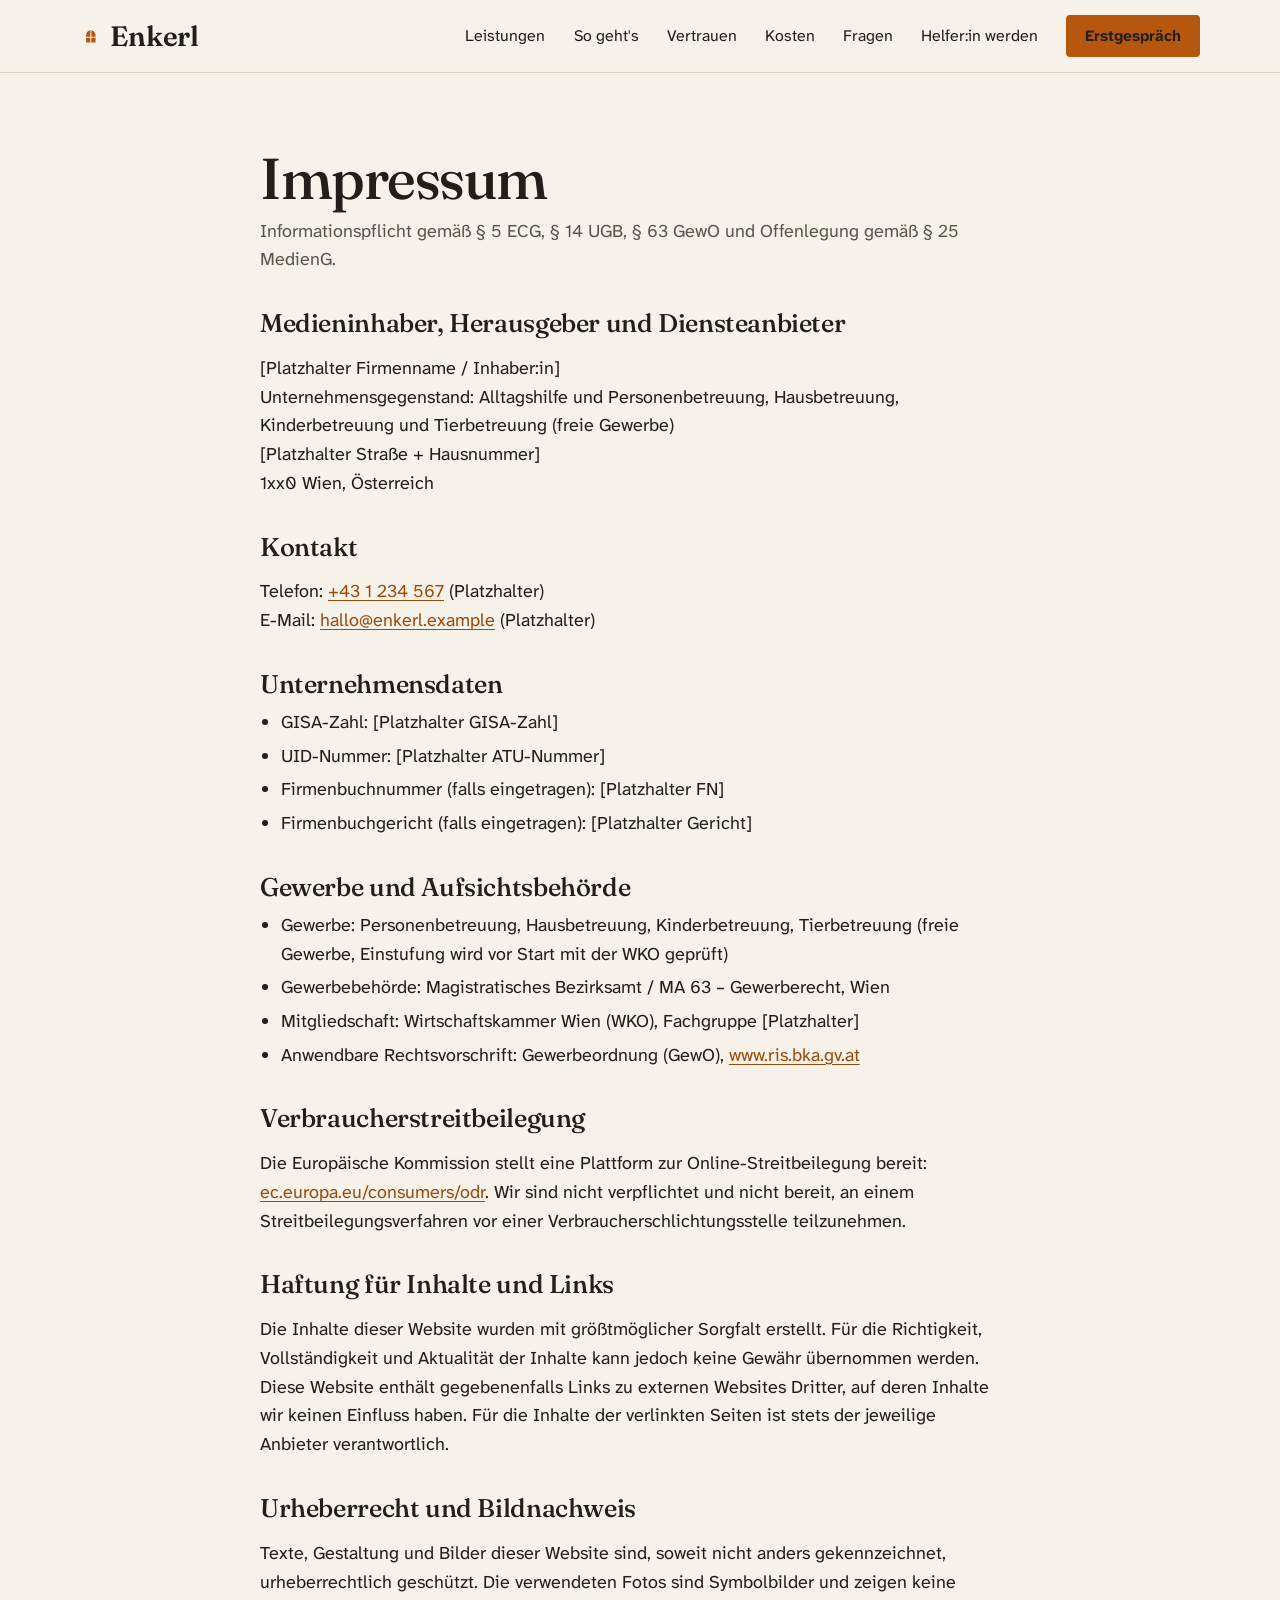
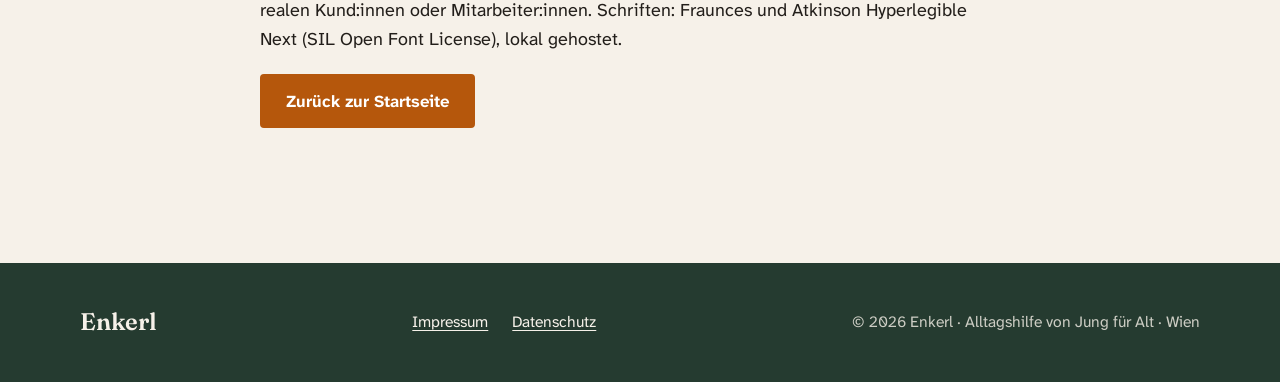
<file: impressum.html>
<!DOCTYPE html>
<html lang="de">
<head>
    <meta charset="utf-8" />
    <meta name="viewport" content="width=device-width, initial-scale=1" />
    <meta name="robots" content="noindex" />
    <title>Impressum | Enkerl</title>
    <meta name="description" content="Impressum – Enkerl, Alltagshilfe von Jung für Alt, Wien." />
    <link rel="icon" href="assets/favicon.svg" type="image/svg+xml" />
    <link rel="icon" href="assets/favicon.ico" sizes="any" />
    <link href="css/fonts.css" rel="stylesheet" />
    <link href="css/enkerl.css" rel="stylesheet" />
</head>
<body>

    <header class="site-header">
        <div class="wrap">
            <a class="brand" href="index.html" aria-label="Enkerl – zur Startseite">
                <svg viewBox="0 0 64 64" aria-hidden="true"><path d="M18 52V30a14 14 0 0 1 28 0v22z" fill="#B5570C"/><path d="M32 18v34M18 36h28" stroke="#F6F1E9" stroke-width="3"/></svg>
                Enkerl
            </a>
            <button class="nav-toggle" type="button" aria-expanded="false" aria-controls="nav">Menü</button>
            <nav class="nav" id="nav" aria-label="Hauptnavigation">
                <ul>
                    <li><a href="index.html#leistungen">Leistungen</a></li>
                    <li><a href="index.html#ablauf">So geht's</a></li>
                    <li><a href="index.html#vertrauen">Vertrauen</a></li>
                    <li><a href="index.html#kosten">Kosten</a></li>
                    <li><a href="index.html#fragen">Fragen</a></li>
                    <li><a href="index.html#helfer">Helfer:in werden</a></li>
                    <li><a class="btn" href="index.html#kontakt">Erstgespräch</a></li>
                </ul>
            </nav>
        </div>
    </header>

    <main class="legal">
        <div class="wrap">
            <h1>Impressum</h1>
            <p class="intro">Informationspflicht gemäß § 5 ECG, § 14 UGB, § 63 GewO und Offenlegung gemäß § 25 MedienG.</p>

            <h2>Medieninhaber, Herausgeber und Diensteanbieter</h2>
            <p>
                [Platzhalter Firmenname / Inhaber:in]<br />
                Unternehmensgegenstand: Alltagshilfe und Personenbetreuung, Hausbetreuung, Kinderbetreuung und Tierbetreuung (freie Gewerbe)<br />
                [Platzhalter Straße + Hausnummer]<br />
                1xx0 Wien, Österreich
            </p>

            <h2>Kontakt</h2>
            <p>
                Telefon: <a href="tel:+431234567">+43 1 234 567</a> (Platzhalter)<br />
                E-Mail: <a href="mailto:hallo@enkerl.example">hallo@enkerl.example</a> (Platzhalter)
            </p>

            <h2>Unternehmensdaten</h2>
            <ul>
                <li>GISA-Zahl: [Platzhalter GISA-Zahl]</li>
                <li>UID-Nummer: [Platzhalter ATU-Nummer]</li>
                <li>Firmenbuchnummer (falls eingetragen): [Platzhalter FN]</li>
                <li>Firmenbuchgericht (falls eingetragen): [Platzhalter Gericht]</li>
            </ul>

            <h2>Gewerbe und Aufsichtsbehörde</h2>
            <ul>
                <li>Gewerbe: Personenbetreuung, Hausbetreuung, Kinderbetreuung, Tierbetreuung (freie Gewerbe, Einstufung wird vor Start mit der WKO geprüft)</li>
                <li>Gewerbebehörde: Magistratisches Bezirksamt / MA 63 – Gewerberecht, Wien</li>
                <li>Mitgliedschaft: Wirtschaftskammer Wien (WKO), Fachgruppe [Platzhalter]</li>
                <li>Anwendbare Rechtsvorschrift: Gewerbeordnung (GewO), <a href="https://www.ris.bka.gv.at" target="_blank" rel="noopener">www.ris.bka.gv.at</a></li>
            </ul>

            <h2>Verbraucherstreitbeilegung</h2>
            <p>
                Die Europäische Kommission stellt eine Plattform zur Online-Streitbeilegung bereit:
                <a href="https://ec.europa.eu/consumers/odr" target="_blank" rel="noopener">ec.europa.eu/consumers/odr</a>.
                Wir sind nicht verpflichtet und nicht bereit, an einem Streitbeilegungsverfahren vor einer
                Verbraucherschlichtungsstelle teilzunehmen.
            </p>

            <h2>Haftung für Inhalte und Links</h2>
            <p>
                Die Inhalte dieser Website wurden mit größtmöglicher Sorgfalt erstellt. Für die
                Richtigkeit, Vollständigkeit und Aktualität der Inhalte kann jedoch keine Gewähr
                übernommen werden. Diese Website enthält gegebenenfalls Links zu externen Websites
                Dritter, auf deren Inhalte wir keinen Einfluss haben. Für die Inhalte der verlinkten
                Seiten ist stets der jeweilige Anbieter verantwortlich.
            </p>

            <h2>Urheberrecht und Bildnachweis</h2>
            <p>
                Texte, Gestaltung und Bilder dieser Website sind, soweit nicht anders gekennzeichnet,
                urheberrechtlich geschützt. Die verwendeten Fotos sind Symbolbilder und zeigen keine
                realen Kund:innen oder Mitarbeiter:innen. Schriften: Fraunces und Atkinson Hyperlegible Next
                (SIL Open Font License), lokal gehostet.
            </p>

            <p><a class="btn" href="index.html">Zurück zur Startseite</a></p>
        </div>
    </main>

    <footer class="site-footer">
        <div class="wrap">
            <a class="brand" href="index.html">Enkerl</a>
            <ul>
                <li><a href="impressum.html">Impressum</a></li>
                <li><a href="datenschutz.html">Datenschutz</a></li>
            </ul>
            <span>© 2026 Enkerl · Alltagshilfe von Jung für Alt · Wien</span>
        </div>
    </footer>

    <script src="js/enkerl.js"></script>
</body>
</html>
</file>
<file: css/fonts.css>
/* Selbst gehostete Schriften (DSGVO: kein Aufruf von Google-Servern).
   Fraunces (OFL) und Atkinson Hyperlegible Next (OFL), Latin + Latin-Ext. */

/* Atkinson Hyperlegible Next – latin-ext */
@font-face {
  font-family: 'Atkinson Hyperlegible Next';
  font-style: normal;
  font-weight: 400 700;
  font-display: swap;
  src: url(../assets/fonts/atkinson-hyperlegible-next-400-700-latin-ext.woff2) format('woff2');
  unicode-range: U+0100-02BA, U+02BD-02C5, U+02C7-02CC, U+02CE-02D7, U+02DD-02FF, U+0304, U+0308, U+0329, U+1D00-1DBF, U+1E00-1E9F, U+1EF2-1EFF, U+2020, U+20A0-20AB, U+20AD-20C0, U+2113, U+2C60-2C7F, U+A720-A7FF;
}

/* Atkinson Hyperlegible Next – latin */
@font-face {
  font-family: 'Atkinson Hyperlegible Next';
  font-style: normal;
  font-weight: 400 700;
  font-display: swap;
  src: url(../assets/fonts/atkinson-hyperlegible-next-400-700-latin.woff2) format('woff2');
  unicode-range: U+0000-00FF, U+0131, U+0152-0153, U+02BB-02BC, U+02C6, U+02DA, U+02DC, U+0304, U+0308, U+0329, U+2000-206F, U+20AC, U+2122, U+2191, U+2193, U+2212, U+2215, U+FEFF, U+FFFD;
}

/* Fraunces – latin-ext */
@font-face {
  font-family: 'Fraunces';
  font-style: normal;
  font-weight: 400 600;
  font-display: swap;
  src: url(../assets/fonts/fraunces-400-600-latin-ext.woff2) format('woff2');
  unicode-range: U+0100-02BA, U+02BD-02C5, U+02C7-02CC, U+02CE-02D7, U+02DD-02FF, U+0304, U+0308, U+0329, U+1D00-1DBF, U+1E00-1E9F, U+1EF2-1EFF, U+2020, U+20A0-20AB, U+20AD-20C0, U+2113, U+2C60-2C7F, U+A720-A7FF;
}

/* Fraunces – latin */
@font-face {
  font-family: 'Fraunces';
  font-style: normal;
  font-weight: 400 600;
  font-display: swap;
  src: url(../assets/fonts/fraunces-400-600-latin.woff2) format('woff2');
  unicode-range: U+0000-00FF, U+0131, U+0152-0153, U+02BB-02BC, U+02C6, U+02DA, U+02DC, U+0304, U+0308, U+0329, U+2000-206F, U+20AC, U+2122, U+2191, U+2193, U+2212, U+2215, U+FEFF, U+FFFD;
}
</file>
<file: css/enkerl.css>
/* =====================================================================
   ENKERL – Stylesheet
   Regeln, Tokens und Begründungen: DESIGN.md im Projektstamm.
   Kein Framework. Ein Akzent (Marille), eine dunkle Fläche (Moos),
   zwei Schriften (Fraunces / Atkinson Hyperlegible Next).
   ===================================================================== */

:root {
    --paper: #F6F1E9;
    --paper-2: #ECE4D6;
    --ink: #221E1A;
    --ink-2: #5B544B;
    --rule: #D8CFC0;
    --marille: #B5570C;
    --marille-dark: #9A4A0A;
    --moos: #2E4A3C;
    --moos-2: #253B30;

    --font-display: "Fraunces", Georgia, "Times New Roman", serif;
    --font-body: "Atkinson Hyperlegible Next", "Atkinson Hyperlegible", system-ui, -apple-system, "Segoe UI", sans-serif;

    --w: 1120px;
    --gutter: clamp(1rem, 4vw, 2.5rem);
    --space: clamp(4rem, 9vw, 7.5rem);
    --radius: 4px;
}

/* ---- Reset (knapp) ---- */
*, *::before, *::after { box-sizing: border-box; }
html { scroll-behavior: smooth; -webkit-text-size-adjust: 100%; }
body {
    margin: 0;
    background: var(--paper);
    color: var(--ink);
    font-family: var(--font-body);
    font-size: 1.125rem;
    line-height: 1.6;
}
img { max-width: 100%; height: auto; display: block; }
a { color: var(--marille-dark); text-decoration-thickness: 1px; text-underline-offset: 0.18em; }
a:hover { color: var(--marille); }
p { margin: 0 0 1.1em; max-width: 62ch; }
ul, ol { margin: 0; padding: 0; list-style: none; }
strong { font-weight: 700; }
:focus-visible { outline: 3px solid var(--marille); outline-offset: 3px; }
@media (prefers-reduced-motion: reduce) {
    html { scroll-behavior: auto; }
    *, *::before, *::after { transition: none !important; animation: none !important; }
}

/* ---- Typografie ---- */
h1, h2, h3, .display {
    font-family: var(--font-display);
    font-weight: 500;
    font-optical-sizing: auto;
    letter-spacing: -0.015em;
    margin: 0;
    color: var(--ink);
}
h1 { font-size: clamp(2.7rem, 6.2vw, 4.75rem); line-height: 1.02; letter-spacing: -0.025em; }
h2 + p, h2 + .lead, h3 + p { margin-top: 1rem; }
h2 { font-size: clamp(2rem, 4vw, 3.1rem); line-height: 1.08; max-width: 18ch; }
h3 { font-size: clamp(1.45rem, 2.2vw, 1.85rem); line-height: 1.2; }
.lead { font-size: clamp(1.2rem, 1.6vw, 1.35rem); line-height: 1.5; }
.muted { color: var(--ink-2); }
.small { font-size: 0.95rem; }

/* ---- Layout-Helfer ---- */
.wrap { width: min(var(--w), 100% - 2 * var(--gutter)); margin-inline: auto; }
.section { padding-block: var(--space); }
[id] { scroll-margin-top: 5.5rem; }
.section + .section { padding-top: 0; }
.section-head { margin-bottom: clamp(2rem, 4vw, 3.5rem); }
.section-head p { margin-top: 1rem; }
.rule { border: 0; border-top: 1px solid var(--rule); margin: 0; }

/* Bogenfenster-Maske: das wiederkehrende Bildelement (Wiener Altbau). */
.arch {
    display: block;
    width: 100%;
    aspect-ratio: 4 / 5;
    object-fit: cover;
    border-radius: 999px 999px 2px 2px;
    background: var(--paper-2);
}
.photo {
    display: block;
    width: 100%;
    aspect-ratio: 4 / 3;
    object-fit: cover;
    border-radius: 2px;
    background: var(--paper-2);
}

/* ---- Buttons ---- */
.btn {
    display: inline-block;
    font-family: var(--font-body);
    font-weight: 700;
    font-size: 1.05rem;
    line-height: 1.2;
    padding: 0.95rem 1.5rem;
    border-radius: var(--radius);
    border: 2px solid var(--marille);
    background: var(--marille);
    color: #fff;
    text-decoration: none;
    cursor: pointer;
    transition: background-color 160ms ease, border-color 160ms ease;
}
.btn:hover { background: var(--marille-dark); border-color: var(--marille-dark); color: #fff; }
.btn-ghost { background: transparent; color: var(--marille-dark); }
.btn-ghost:hover { background: rgba(181, 87, 12, 0.08); color: var(--marille-dark); }
.btn-light { background: var(--paper); border-color: var(--paper); color: var(--moos-2); }
.btn-light:hover { background: #fff; border-color: #fff; color: var(--moos-2); }

/* =====================================================================
   HEADER
   ===================================================================== */
.site-header {
    position: sticky;
    top: 0;
    z-index: 50;
    background: var(--paper);
    border-bottom: 1px solid var(--rule);
}
.site-header .wrap {
    display: flex;
    align-items: center;
    justify-content: space-between;
    gap: 1rem;
    min-height: 4.5rem;
}
.brand {
    font-family: var(--font-display);
    font-weight: 600;
    font-size: 1.75rem;
    letter-spacing: -0.01em;
    color: var(--ink);
    text-decoration: none;
    display: inline-flex;
    align-items: center;
    gap: 0.55rem;
}
.brand:hover { color: var(--ink); }
.brand svg { width: 1.35rem; height: 1.35rem; }
.nav ul { display: flex; align-items: center; gap: clamp(1rem, 2.2vw, 1.9rem); }
.nav a { color: var(--ink); text-decoration: none; font-size: 1rem; }
.nav a:not(.btn) { padding-block: 0.4rem; border-bottom: 2px solid transparent; transition: border-color 160ms ease; }
.nav a:not(.btn):hover { border-bottom-color: var(--marille); }
.nav .btn { padding: 0.6rem 1.05rem; font-size: 0.98rem; }
.nav-toggle {
    display: none;
    background: none;
    border: 1px solid var(--rule);
    border-radius: var(--radius);
    padding: 0.5rem 0.8rem;
    font: inherit;
    font-size: 1rem;
    color: var(--ink);
    cursor: pointer;
}
@media (max-width: 860px) {
    .nav-toggle { display: inline-block; }
    .nav { display: none; position: absolute; left: 0; right: 0; top: 100%; background: var(--paper); border-bottom: 1px solid var(--rule); }
    .nav[data-open="true"] { display: block; }
    .nav ul { flex-direction: column; align-items: stretch; gap: 0; padding: 0.5rem var(--gutter) 1.25rem; }
    .nav li { border-top: 1px solid var(--rule); }
    .nav a:not(.btn) { display: block; padding: 0.95rem 0; border-bottom: 0; }
    .nav li:last-child { border-top: 0; padding-top: 1rem; }
    .nav .btn { display: block; text-align: center; }
}

/* =====================================================================
   HERO
   ===================================================================== */
.hero { padding-block: clamp(3rem, 7vw, 6rem) clamp(3rem, 6vw, 5rem); }
.hero .hero-grid {
    display: grid;
    grid-template-columns: minmax(0, 7fr) minmax(0, 5fr);
    gap: clamp(2rem, 6vw, 5rem);
    align-items: center;
}
.hero h1 { margin-bottom: 1.4rem; }
.hero .lead { max-width: 34ch; margin-bottom: 2rem; }
.hero-actions { display: flex; flex-wrap: wrap; gap: 0.9rem 1.5rem; align-items: center; }
.hero-figure { margin: 0; position: relative; }
.hero-figure figcaption {
    margin-top: 0.75rem;
    font-size: 0.95rem;
    color: var(--ink-2);
}
.hero-facts {
    margin: clamp(2.5rem, 5vw, 4rem) 0 0;
    padding-top: 1.25rem;
    border-top: 1px solid var(--rule);
    font-size: 1rem;
    color: var(--ink-2);
    max-width: 70ch;
}

/* Der eine orchestrierte Moment: Hero blendet beim Laden ein. */
@media (prefers-reduced-motion: no-preference) {
    .hero-copy > * { opacity: 0; transform: translateY(14px); animation: rise 620ms cubic-bezier(0.2, 0.7, 0.2, 1) forwards; }
    .hero-copy > :nth-child(1) { animation-delay: 60ms; }
    .hero-copy > :nth-child(2) { animation-delay: 140ms; }
    .hero-copy > :nth-child(3) { animation-delay: 220ms; }
    .hero-copy > :nth-child(4) { animation-delay: 300ms; }
    .hero-figure { opacity: 0; animation: fade 900ms ease 250ms forwards; }
}
@keyframes rise { to { opacity: 1; transform: none; } }
@keyframes fade { to { opacity: 1; } }

@media (max-width: 860px) {
    .hero .hero-grid { grid-template-columns: 1fr; }
    .hero-figure { max-width: 420px; }
}

/* =====================================================================
   LEISTUNGEN  –  Speisekarten-Logik: Name links, Beschreibung rechts,
   Haarlinie dazwischen. Drei Gruppen, Bild wechselt die Seite.
   ===================================================================== */
.group {
    display: grid;
    grid-template-columns: minmax(0, 4fr) minmax(0, 7fr);
    gap: clamp(2rem, 5vw, 5rem);
    padding-block: clamp(2.5rem, 5vw, 4rem);
    border-top: 1px solid var(--rule);
}
.group:last-of-type { border-bottom: 1px solid var(--rule); }
.group.is-flipped { grid-template-columns: minmax(0, 7fr) minmax(0, 4fr); }
.group.is-flipped .group-aside { order: 2; }
.group-aside h3 { margin-bottom: 0.75rem; }
.group-aside p { margin-bottom: 1.5rem; }
.group-aside .photo { max-width: 420px; }
.menu li {
    display: grid;
    grid-template-columns: minmax(0, 2fr) minmax(0, 3fr);
    gap: 1rem 2rem;
    padding-block: 1.05rem;
    border-top: 1px solid var(--rule);
}
.menu li:first-child { border-top: 0; padding-top: 0; }
.menu li:last-child { padding-bottom: 0; }
.menu strong { font-weight: 700; font-size: 1.1rem; }
.menu span { color: var(--ink-2); }
.not-list {
    margin-top: clamp(2rem, 4vw, 3rem);
    display: grid;
    grid-template-columns: minmax(0, 4fr) minmax(0, 7fr);
    gap: 1rem 2rem;
}
.not-list h3 { font-size: 1.35rem; }
.not-list p { margin: 0; }
@media (max-width: 860px) {
    .group, .group.is-flipped, .not-list { grid-template-columns: 1fr; }
    .group.is-flipped .group-aside { order: 0; }
    .menu li { grid-template-columns: 1fr; gap: 0.15rem; }
}

/* =====================================================================
   RÜCKMELDUNG  –  Prosa links, „Zettel" rechts
   ===================================================================== */
.update .wrap {
    display: grid;
    grid-template-columns: minmax(0, 6fr) minmax(0, 5fr);
    gap: clamp(2rem, 6vw, 6rem);
    align-items: center;
}
.update h2 { margin-bottom: 1.25rem; }
.zettel {
    background: var(--paper-2);
    border: 1px solid var(--rule);
    border-radius: var(--radius);
    padding: 1.5rem 1.75rem 1.6rem;
    max-width: 460px;
    box-shadow: 0 1px 0 rgba(34, 30, 26, 0.06);
}
.zettel-head {
    display: flex;
    justify-content: space-between;
    gap: 1rem;
    font-size: 0.92rem;
    color: var(--ink-2);
    padding-bottom: 0.8rem;
    margin-bottom: 0.9rem;
    border-bottom: 1px dashed var(--rule);
}
.zettel p { margin: 0 0 0.85em; }
.zettel p:last-child { margin: 0; }
.zettel .sig { color: var(--ink-2); }
@media (max-width: 860px) {
    .update .wrap { grid-template-columns: 1fr; }
}

/* =====================================================================
   SO GEHT'S  –  vier Schritte, große Serif-Ziffern (Inhalt ist sequenziell)
   ===================================================================== */
.steps {
    display: grid;
    grid-template-columns: repeat(4, minmax(0, 1fr));
    gap: 0 2rem;
}
.steps li { border-top: 1px solid var(--ink); padding-top: 1rem; }
.steps .when {
    display: block;
    font-size: 1rem;
    color: var(--marille-dark);
    margin-bottom: 1.6rem;
}
.steps h3 { font-size: 1.4rem; margin-bottom: 0.5rem; }
.steps p { margin: 0; color: var(--ink-2); font-size: 1.02rem; }
@media (max-width: 860px) {
    .steps { grid-template-columns: repeat(2, minmax(0, 1fr)); gap: 2rem; }
}
@media (max-width: 520px) {
    .steps { grid-template-columns: 1fr; }
}

/* ---- Bildstreifen (Momente) ---- */
.strip { display: grid; grid-template-columns: repeat(3, minmax(0, 1fr)); gap: 1.25rem; }
.strip figure { margin: 0; }
.strip figcaption { font-size: 0.95rem; color: var(--ink-2); margin-top: 0.55rem; }
.strip img { aspect-ratio: 1 / 1; }
@media (max-width: 640px) {
    .strip { grid-template-columns: 1fr 1fr; }
    .strip figure:last-child { grid-column: span 2; }
    .strip figure:last-child img { aspect-ratio: 16 / 9; }
}

/* =====================================================================
   VERTRAUEN
   ===================================================================== */
.trust .wrap {
    display: grid;
    grid-template-columns: minmax(0, 5fr) minmax(0, 7fr);
    gap: clamp(2rem, 5vw, 5rem);
}
.trust-figure { margin: 0; }
.trust-figure img { max-width: 380px; aspect-ratio: 4 / 5; }
.trust-figure figcaption { font-size: 0.95rem; color: var(--ink-2); margin-top: 0.75rem; max-width: 380px; }
.checks li { padding: 1.05rem 0; border-top: 1px solid var(--rule); }
.checks li:first-child { border-top: 0; padding-top: 0; }
.checks strong { display: block; font-size: 1.12rem; margin-bottom: 0.15rem; }
.checks span { color: var(--ink-2); }
@media (max-width: 860px) {
    .trust .wrap { grid-template-columns: 1fr; }
}

/* =====================================================================
   KOSTEN  –  der einzige zentrierte Block
   ===================================================================== */
.price {
    text-align: center;
    padding-block: var(--space);
    border-top: 1px solid var(--rule);
    border-bottom: 1px solid var(--rule);
}
.price .amount {
    font-family: var(--font-display);
    font-weight: 500;
    font-size: clamp(6rem, 16vw, 11rem);
    line-height: 0.9;
    letter-spacing: -0.04em;
    color: var(--marille);
    display: block;
}
.price .amount sup { font-size: 0.32em; vertical-align: 0.9em; letter-spacing: 0; margin-right: 0.1em; }
.price .unit { display: block; margin-top: 0.75rem; font-size: 1.25rem; }
.price p { margin-inline: auto; margin-top: 1.5rem; max-width: 58ch; }
.price .fine { font-size: 1rem; color: var(--ink-2); }

/* =====================================================================
   FAQ  –  offen gelistet, kein Akkordeon
   ===================================================================== */
.faq .wrap { display: grid; grid-template-columns: minmax(0, 4fr) minmax(0, 8fr); gap: clamp(2rem, 5vw, 5rem); }
.qa { padding: 1.4rem 0; border-top: 1px solid var(--rule); }
.qa:last-child { border-bottom: 1px solid var(--rule); }
.qa h3 { font-size: 1.35rem; margin-bottom: 0.5rem; }
.qa p { margin: 0; color: var(--ink-2); max-width: 60ch; }
@media (max-width: 860px) {
    .faq .wrap { grid-template-columns: 1fr; }
}

/* =====================================================================
   HELFER:INNEN  –  die eine dunkle Fläche
   ===================================================================== */
.recruit { background: var(--moos); color: var(--paper); padding-block: var(--space); }
.recruit .wrap {
    display: grid;
    grid-template-columns: minmax(0, 5fr) minmax(0, 7fr);
    gap: clamp(2rem, 6vw, 6rem);
    align-items: center;
}
.recruit h2, .recruit h3 { color: var(--paper); }
.recruit p { color: rgba(246, 241, 233, 0.88); }
.recruit .arch { max-width: 380px; }
.recruit .perks { margin: 1.5rem 0 2rem; }
.recruit .perks li { padding: 0.75rem 0; border-top: 1px solid rgba(246, 241, 233, 0.22); }
.recruit .perks li:last-child { border-bottom: 1px solid rgba(246, 241, 233, 0.22); }
@media (max-width: 860px) {
    .recruit .wrap { grid-template-columns: 1fr; }
    .recruit .arch { max-width: 300px; }
}

/* =====================================================================
   KONTAKT
   ===================================================================== */
.contact .wrap { display: grid; grid-template-columns: minmax(0, 7fr) minmax(0, 4fr); gap: clamp(2rem, 6vw, 6rem); }
.contact h2 { margin-bottom: 0.75rem; }
.contact .section-head p { margin-bottom: 0; }
.field { margin-bottom: 1.15rem; }
.field label { display: block; font-weight: 700; margin-bottom: 0.35rem; }
.field input, .field select, .field textarea {
    width: 100%;
    font: inherit;
    color: var(--ink);
    background: #fff;
    border: 1px solid var(--rule);
    border-radius: var(--radius);
    padding: 0.8rem 0.9rem;
}
.field textarea { min-height: 9rem; resize: vertical; }
.field input:focus, .field select:focus, .field textarea:focus { outline: 3px solid rgba(181, 87, 12, 0.35); outline-offset: 0; border-color: var(--marille); }
.field-row { display: grid; grid-template-columns: 1fr 1fr; gap: 0 1.25rem; }
.consent { display: flex; gap: 0.7rem; align-items: flex-start; font-size: 0.98rem; margin: 0.25rem 0 1.5rem; }
.consent input { width: 1.25rem; height: 1.25rem; margin-top: 0.3rem; accent-color: var(--marille); flex: none; }
.contact-aside { border-top: 2px solid var(--ink); padding-top: 1.25rem; }
.contact-aside h3 { font-size: 1.35rem; margin-bottom: 0.6rem; }
.contact-aside dl { margin: 0; }
.contact-aside dt { font-weight: 700; margin-top: 1.1rem; }
.contact-aside dd { margin: 0.1rem 0 0; color: var(--ink-2); }
.form-success {
    background: var(--paper-2);
    border: 1px solid var(--rule);
    border-radius: var(--radius);
    padding: 1.25rem 1.5rem;
    margin-bottom: 1.5rem;
}
.form-success[hidden] { display: none; }
.form-success p { margin: 0; }
@media (max-width: 860px) {
    .contact .wrap { grid-template-columns: 1fr; }
}
@media (max-width: 560px) {
    .field-row { grid-template-columns: 1fr; }
}

/* =====================================================================
   FOOTER
   ===================================================================== */
.site-footer { background: var(--moos-2); color: rgba(246, 241, 233, 0.8); padding-block: 2.5rem; font-size: 0.98rem; }
.site-footer .wrap { display: flex; flex-wrap: wrap; justify-content: space-between; align-items: center; gap: 1rem 2rem; }
.site-footer .brand { color: var(--paper); font-size: 1.5rem; }
.site-footer a { color: var(--paper); }
.site-footer ul { display: flex; gap: 1.5rem; flex-wrap: wrap; }

/* =====================================================================
   RECHTSSEITEN (Impressum, Datenschutz)
   ===================================================================== */
.legal { padding-block: clamp(3rem, 6vw, 5rem) var(--space); }
.legal .wrap { max-width: 760px; }
.legal h1 { font-size: clamp(2.4rem, 5vw, 3.6rem); margin-bottom: 0.5rem; }
.legal h2 { font-size: 1.6rem; margin: 2.25rem 0 0.6rem; max-width: none; }
.legal ul { list-style: disc; padding-left: 1.3rem; }
.legal li { margin-bottom: 0.3rem; }
.legal .intro { color: var(--ink-2); margin-bottom: 2rem; }
</file>
